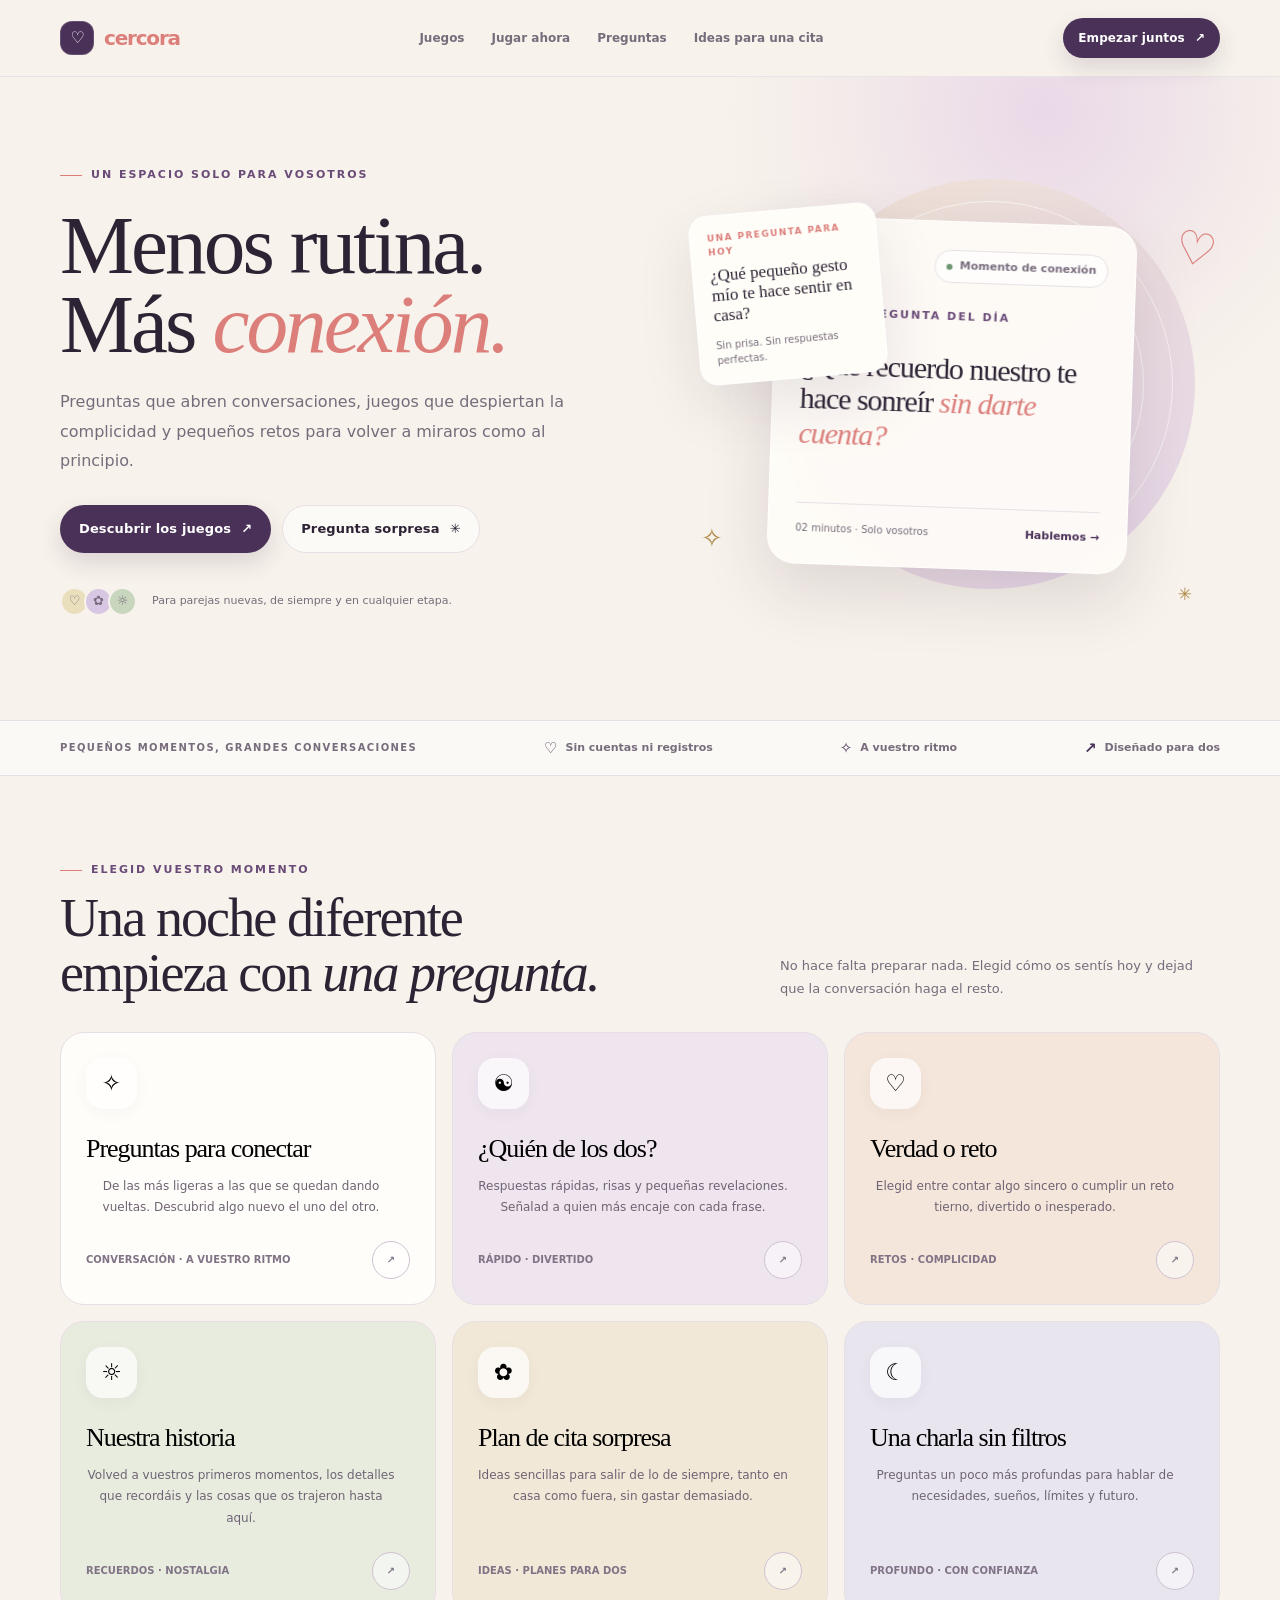
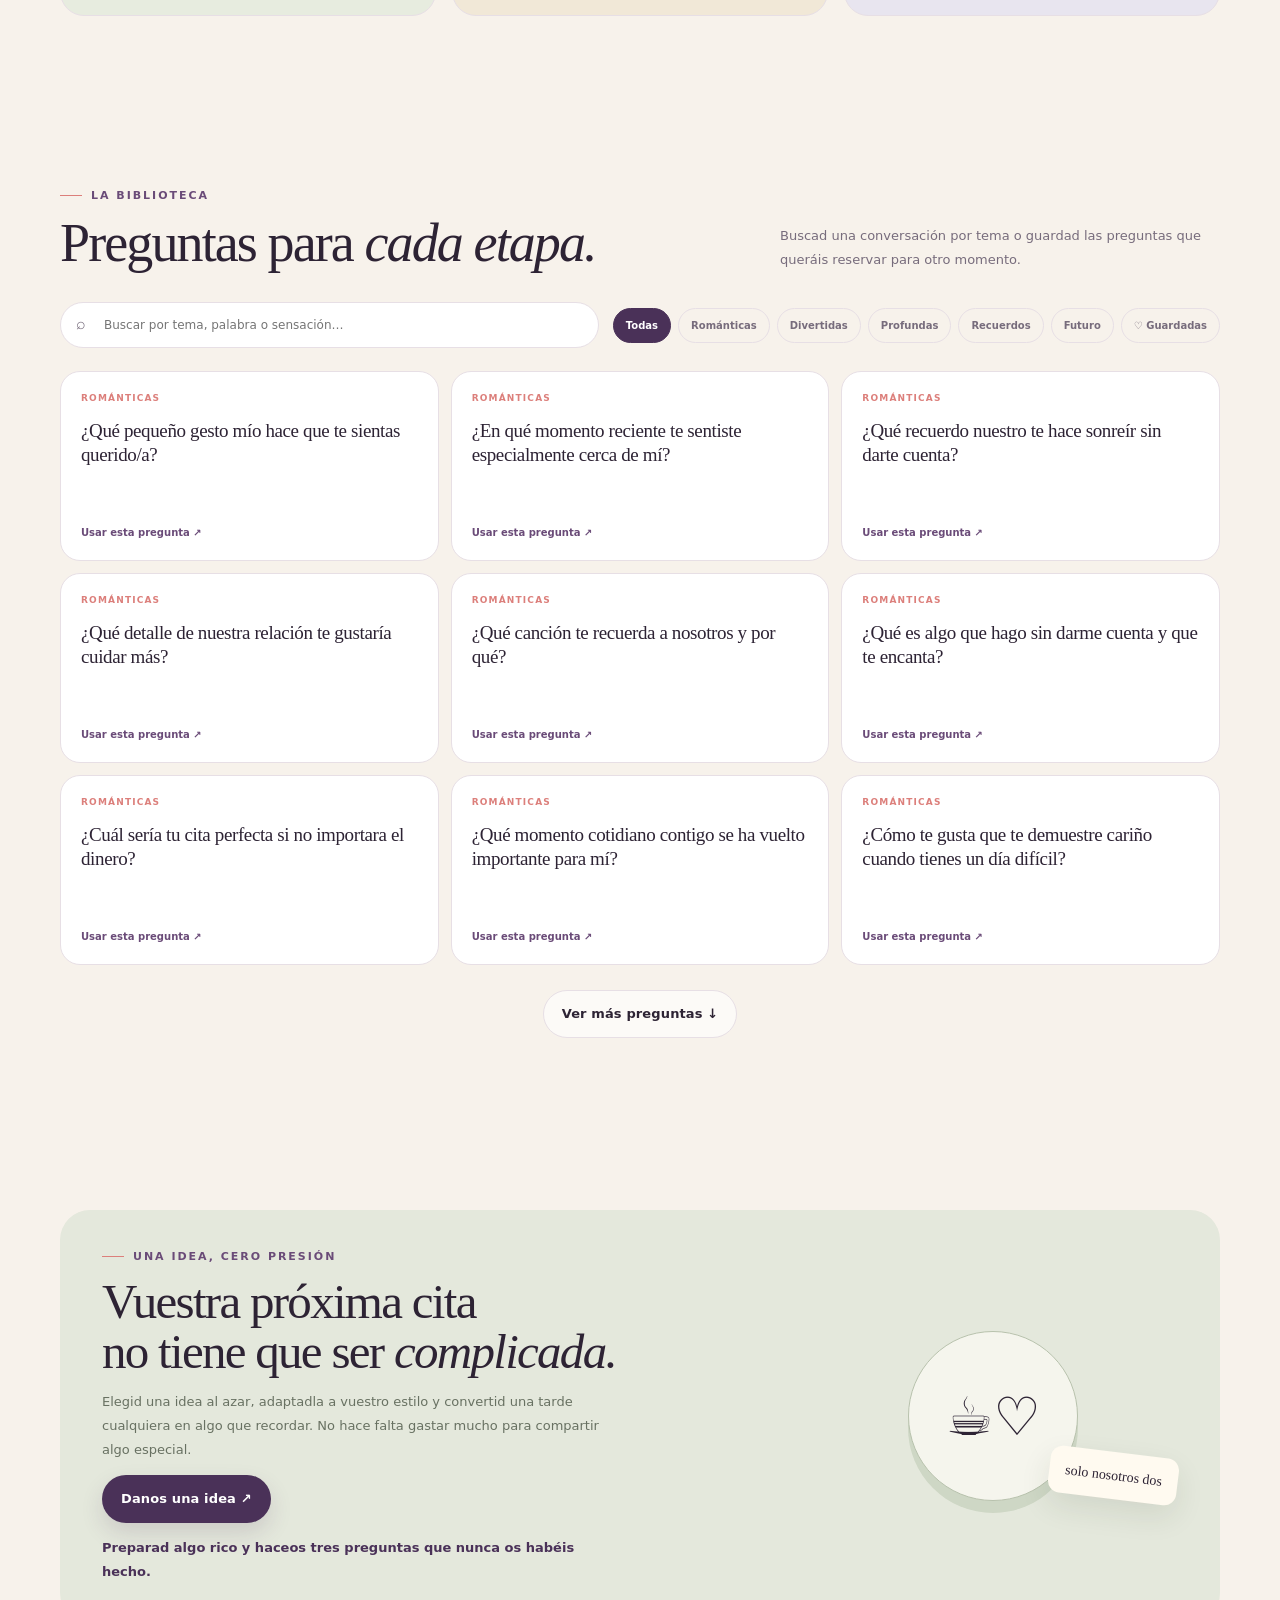
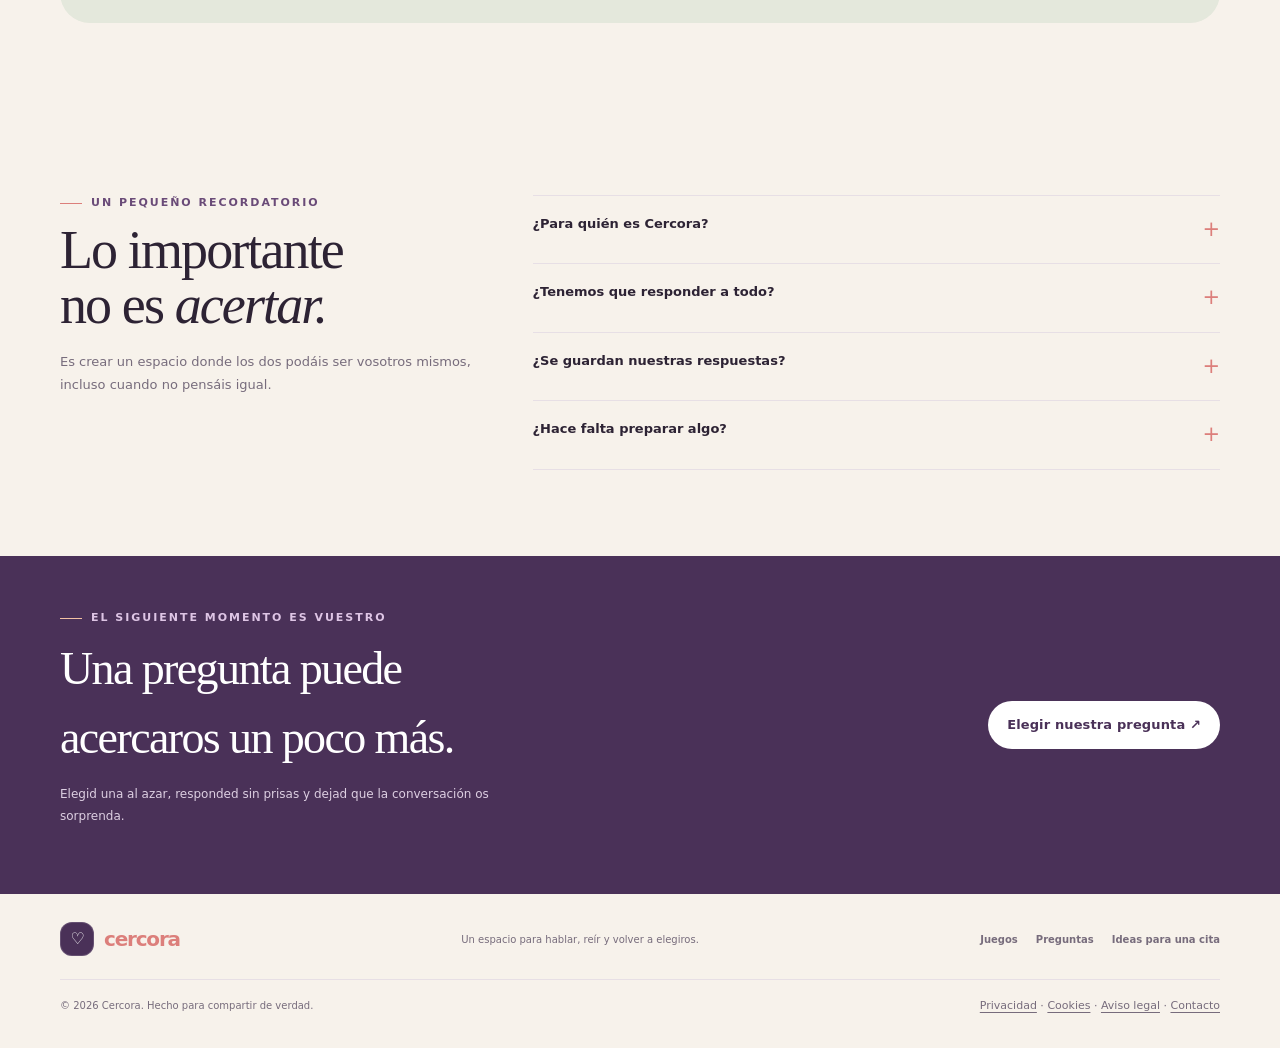
<file: index.html>
<!doctype html>
<html lang="es">
<head>
<meta name="google-adsense-account" content="ca-pub-2224645360099995">
<meta charset="utf-8">
<meta name="viewport" content="width=device-width, initial-scale=1">
<meta name="theme-color" content="#f7f2eb">
<meta name="description" content="Cercora: preguntas, juegos y retos para conectar más en pareja. Cread una cita diferente, una pregunta a la vez.">
<link rel="canonical" href="https://cercora.eu/">
<meta property="og:type" content="website">
<meta property="og:url" content="https://cercora.eu/">
<meta property="og:title" content="Cercora — Más cerca, pregunta a pregunta">
<meta property="og:description" content="Preguntas, juegos y retos para conectar más en pareja. Cread una cita diferente, una pregunta a la vez.">
<meta name="twitter:card" content="summary">
<title>Cercora — Más cerca, pregunta a pregunta</title>
<style>
:root{--paper:#f7f2eb;--paper2:#fffdf9;--ink:#2d2334;--muted:#776c7c;--line:#e7dfe5;--plum:#4a3158;--plum2:#6a4b78;--rose:#dc7f7b;--peach:#f3c1a3;--gold:#d6a968;--sage:#dfe5d7;--white:#fff;--shadow:0 22px 60px rgba(52,34,61,.10);--radius:26px}
*{box-sizing:border-box}html{scroll-behavior:smooth;scroll-padding-top:86px}body{margin:0;background:var(--paper);color:var(--ink);font-family:Inter,ui-sans-serif,system-ui,-apple-system,BlinkMacSystemFont,"Segoe UI",sans-serif;line-height:1.5}button,input{font:inherit}button,a{-webkit-tap-highlight-color:transparent}button{cursor:pointer}a{color:inherit;text-decoration:none}.container{width:min(1160px,calc(100% - 40px));margin:auto}.serif,h1,h2,.quote-text{font-family:Georgia,"Times New Roman",serif;font-weight:500;letter-spacing:-.035em}.eyebrow{display:flex;align-items:center;gap:9px;text-transform:uppercase;font-size:11px;letter-spacing:.18em;font-weight:850;color:var(--plum2)}.eyebrow:before{content:"";width:22px;height:1px;background:var(--rose)}.btn{display:inline-flex;align-items:center;justify-content:center;gap:10px;padding:13px 18px;border:1px solid transparent;border-radius:999px;font-size:13px;font-weight:800;letter-spacing:.01em;transition:transform .2s,box-shadow .2s,background .2s;color:inherit}.btn:hover{transform:translateY(-2px)}.btn-dark{background:var(--plum);color:#fff;box-shadow:0 10px 22px #4a315826}.btn-dark:hover{background:#362340;box-shadow:0 14px 28px #4a315834}.btn-light{background:rgba(255,255,255,.62);border-color:var(--line)}.btn-light:hover{background:#fff}.btn-small{padding:10px 14px;font-size:12px}.pill{display:inline-flex;align-items:center;gap:7px;padding:7px 11px;border:1px solid var(--line);border-radius:999px;background:#fff9;color:var(--muted);font-size:11px;font-weight:750}.pill-dot{width:6px;height:6px;background:#6d9671;border-radius:50%}
header{position:sticky;top:0;z-index:30;background:rgba(247,242,235,.88);backdrop-filter:blur(18px);border-bottom:1px solid rgba(231,223,229,.8)}.nav{height:76px;display:flex;align-items:center;justify-content:space-between;gap:24px}.brand{display:flex;align-items:center;gap:10px;font-weight:900;font-size:20px;letter-spacing:-.06em}.brand-mark{display:grid;place-items:center;width:34px;height:34px;border-radius:12px;background:var(--plum);color:#fff;font-size:16px;box-shadow:inset 0 0 0 1px #ffffff26}.brand span:last-child{color:var(--rose)}.nav-links{display:flex;align-items:center;gap:27px;color:var(--muted);font-weight:700;font-size:12px}.nav-links a:hover{color:var(--plum)}.nav-right{display:flex;align-items:center;gap:10px}.menu-toggle{display:none;border:1px solid var(--line);background:#fff;border-radius:50%;width:42px;height:42px}
.hero{position:relative;overflow:hidden;padding:76px 0 82px}.hero:before{content:"";position:absolute;width:650px;height:650px;right:-90px;top:-290px;border-radius:50%;background:radial-gradient(circle,#ead9e8 0,rgba(234,217,232,.24) 48%,transparent 70%);pointer-events:none}.hero-grid{position:relative;display:grid;grid-template-columns:1.02fr .98fr;align-items:center;gap:68px}.hero-copy{padding:14px 0 22px}.hero h1{font-size:clamp(54px,6.5vw,84px);line-height:.96;margin:22px 0 22px;max-width:620px}.hero h1 em{color:var(--rose);font-style:italic}.hero-description{max-width:530px;color:var(--muted);font-size:16px;line-height:1.85;margin:0}.hero-actions{display:flex;flex-wrap:wrap;gap:11px;margin-top:29px}.hero-meta{display:flex;align-items:center;gap:15px;margin-top:34px;color:var(--muted);font-size:11px}.avatars{display:flex}.avatars span{display:grid;place-items:center;width:29px;height:29px;margin-left:-5px;border:2px solid var(--paper);border-radius:50%;background:#e7c9c3;font-size:13px}.avatars span:first-child{margin-left:0;background:#eadfbc}.avatars span:nth-child(2){background:#d8c7e3}.avatars span:nth-child(3){background:#c8d6bd}.hero-stage{min-height:480px;position:relative;display:grid;place-items:center}.hero-sun{position:absolute;width:410px;height:410px;border-radius:50%;background:linear-gradient(145deg,#efe1d4,#e5d6e9);right:25px;top:24px}.hero-sun:before,.hero-sun:after{content:"";position:absolute;border:1px solid #fff9;border-radius:50%;inset:22px}.hero-sun:after{inset:51px}.floating-note{position:absolute;z-index:2;top:54px;left:9px;max-width:188px;padding:16px 17px;background:#fffdf8;border:1px solid #fff;border-radius:18px;box-shadow:var(--shadow);transform:rotate(-5deg)}.floating-note small{display:block;font-size:9px;font-weight:900;letter-spacing:.16em;color:var(--rose);text-transform:uppercase}.floating-note strong{display:block;margin-top:7px;font-family:Georgia,serif;font-size:17px;font-weight:500;line-height:1.18}.floating-note span{display:block;margin-top:12px;color:var(--muted);font-size:10px}.big-heart{position:absolute;right:4px;top:60px;color:var(--rose);font-size:46px;transform:rotate(12deg);text-shadow:0 9px 18px #dc7f7b30}.question-preview{position:relative;z-index:1;width:min(360px,83%);min-height:348px;padding:27px;border:1px solid #ffffffb8;border-radius:28px;background:rgba(255,253,249,.88);backdrop-filter:blur(12px);box-shadow:0 25px 65px rgba(69,45,73,.14);display:flex;flex-direction:column;justify-content:space-between;transform:rotate(2deg)}.question-preview-top{display:flex;align-items:center;justify-content:space-between}.mini-mark{display:grid;place-items:center;width:35px;height:35px;border-radius:12px;background:var(--sage);font-size:16px}.question-preview .card-label{font-size:10px;font-weight:850;letter-spacing:.15em;color:var(--plum2);text-transform:uppercase}.quote-text{font-size:30px;line-height:1.14;margin:27px 0}.quote-text em{color:var(--rose);font-style:italic}.question-preview-bottom{display:flex;align-items:center;justify-content:space-between;border-top:1px solid var(--line);padding-top:17px;color:var(--muted);font-size:10px}.question-preview-bottom b{color:var(--plum);font-size:11px}.sparkle{position:absolute;font-size:26px;color:#b08a4a}.sparkle.one{left:16px;bottom:77px}.sparkle.two{right:28px;bottom:28px;font-size:17px}
.trust-strip{border-top:1px solid var(--line);border-bottom:1px solid var(--line);background:#fff7;padding:16px 0}.trust-inner{display:flex;align-items:center;justify-content:space-between;gap:20px;flex-wrap:wrap}.trust-label{font-size:10px;letter-spacing:.14em;text-transform:uppercase;font-weight:850;color:var(--muted)}.trust-item{display:flex;align-items:center;gap:8px;font-size:11px;color:var(--muted);font-weight:700}.trust-item b{font-size:15px;color:var(--plum)}
section.section{padding:86px 0}.section-top{display:flex;justify-content:space-between;align-items:end;gap:25px;margin-bottom:31px}.section h2{font-size:clamp(36px,4.4vw,54px);line-height:1.02;margin:12px 0 0}.section-sub{max-width:440px;color:var(--muted);font-size:13px;line-height:1.8;margin:0}.mood-panel{border:1px solid var(--line);border-radius:26px;padding:20px;background:#fff8;display:flex;flex-wrap:wrap;gap:10px}.mood-btn{border:1px solid var(--line);background:var(--paper2);border-radius:999px;padding:11px 15px;color:var(--muted);font-size:12px;font-weight:800;transition:all .18s}.mood-btn:hover,.mood-btn.active{color:#fff;background:var(--plum);border-color:var(--plum);box-shadow:0 8px 18px #4a31581e}.mood-status{width:100%;font-size:11px;color:var(--muted);padding:7px 3px 0}
.game-grid{display:grid;grid-template-columns:repeat(3,1fr);gap:16px}.game-card{position:relative;overflow:hidden;min-height:270px;padding:25px;border:1px solid var(--line);border-radius:24px;background:var(--paper2);display:flex;flex-direction:column;align-items:flex-start;transition:transform .22s,border-color .22s,box-shadow .22s}.game-card:hover{transform:translateY(-5px);border-color:#d7c5d9;box-shadow:var(--shadow)}.game-card:nth-child(2){background:#eee5ef}.game-card:nth-child(3){background:#f4e6da}.game-card:nth-child(4){background:#e7ecdf}.game-card:nth-child(5){background:#f1e8d7}.game-card:nth-child(6){background:#e8e5ef}.game-icon{display:grid;place-items:center;width:51px;height:51px;border-radius:17px;background:#ffffffb5;box-shadow:0 4px 15px #4534470b;font-size:23px}.game-card h3{font-family:Georgia,serif;font-weight:500;font-size:26px;letter-spacing:-.04em;margin:20px 0 8px}.game-card p{font-size:12px;line-height:1.8;color:#6f6474;margin:0 0 22px;max-width:310px}.game-footer{margin-top:auto;width:100%;display:flex;align-items:center;justify-content:space-between;gap:8px}.game-footer span{font-size:10px;color:#817386;font-weight:800}.game-arrow{display:grid;place-items:center;width:38px;height:38px;border:1px solid #cfc1d2;background:#fff8;border-radius:50%;font-size:16px;transition:all .18s}.game-card:hover .game-arrow{background:var(--plum);color:white;border-color:var(--plum);transform:rotate(-35deg)}
.play-section{background:var(--plum);color:#fff;position:relative;overflow:hidden}.play-section:before{content:"";position:absolute;left:-180px;bottom:-350px;width:570px;height:570px;border:1px solid #ffffff18;border-radius:50%;box-shadow:0 0 0 35px #ffffff08,0 0 0 70px #ffffff05;pointer-events:none}.play-layout{position:relative;display:grid;grid-template-columns:.72fr 1.28fr;gap:55px;align-items:start}.play-copy{position:sticky;top:115px}.play-copy .eyebrow{color:#ddc7e4}.play-copy .eyebrow:before{background:var(--peach)}.play-copy h2{font-size:clamp(37px,4.5vw,56px);margin:15px 0 17px}.play-copy p{color:#d1c2d6;font-size:13px;line-height:1.9;max-width:340px}.play-facts{display:grid;gap:12px;margin-top:26px}.play-facts span{display:flex;align-items:center;gap:10px;color:#ded1e2;font-size:11px}.check{display:grid;place-items:center;width:22px;height:22px;border-radius:50%;background:#ffffff18;color:#f0c4b1}.play-board{background:var(--paper2);color:var(--ink);border-radius:29px;padding:27px;box-shadow:0 25px 70px #160e2040}.board-top{display:flex;align-items:center;justify-content:space-between;gap:16px;border-bottom:1px solid var(--line);padding-bottom:18px}.turn-label{font-size:10px;letter-spacing:.13em;text-transform:uppercase;color:var(--muted);font-weight:900}.player-pills{display:flex;gap:7px;flex-wrap:wrap}.player-pill{padding:7px 10px;border-radius:999px;background:var(--sage);font-size:10px;font-weight:850;color:#425b46}.player-pill.p2{background:#f1dfd9;color:#7e484a}.player-settings{display:grid;grid-template-columns:1fr 1fr;gap:10px;padding:17px 0}.player-settings label{font-size:10px;font-weight:850;color:var(--muted);display:grid;gap:6px}.player-settings input{width:100%;min-width:0;border:1px solid var(--line);border-radius:10px;padding:10px 11px;background:#fff;color:var(--ink);outline:none}.player-settings input:focus{border-color:var(--plum2);box-shadow:0 0 0 3px #6a4b7816}.deck-controls{display:flex;gap:8px;flex-wrap:wrap;margin:3px 0 20px}.deck-filter{border:1px solid var(--line);background:transparent;border-radius:999px;padding:8px 11px;color:var(--muted);font-size:10px;font-weight:850}.deck-filter.active{background:var(--plum);color:#fff;border-color:var(--plum)}.prompt-card{min-height:380px;border-radius:25px;border:1px solid #eadfe9;background:linear-gradient(145deg,#f5edf5,#fffaf3);padding:36px;display:flex;flex-direction:column;justify-content:space-between}.prompt-meta{display:flex;align-items:center;justify-content:space-between;color:var(--plum2);font-size:10px;font-weight:900;letter-spacing:.12em;text-transform:uppercase}.prompt-heart{font-size:18px;color:var(--rose)}.prompt-text{font-family:Georgia,serif;font-size:clamp(32px,4vw,50px);line-height:1.18;letter-spacing:-.04em;margin:32px 0;color:var(--ink)}.prompt-bottom{display:flex;align-items:center;justify-content:space-between;gap:12px;color:var(--muted);font-size:10px}.progress-wrap{height:3px;background:#e6dce6;border-radius:999px;overflow:hidden;margin-top:17px}.progress-bar{height:100%;width:0;background:var(--rose);transition:width .25s}.game-actions{display:flex;justify-content:space-between;align-items:center;gap:10px;flex-wrap:wrap;margin-top:16px}.actions-right{display:flex;gap:8px;flex-wrap:wrap}.icon-btn{display:inline-flex;align-items:center;justify-content:center;gap:8px;border:1px solid var(--line);background:#fff;border-radius:999px;padding:10px 13px;color:var(--muted);font-size:11px;font-weight:850}.icon-btn.saved{color:#b64d68;border-color:#e9c6ce;background:#fff3f4}.mode-extra{margin-top:15px;border:1px solid var(--line);border-radius:16px;padding:14px;background:#fff9;display:none}.mode-extra.show{display:block}.mode-extra p{color:var(--muted);font-size:11px;margin:0 0 10px}.answer-choice{display:flex;gap:9px;flex-wrap:wrap}.answer-choice button{flex:1;min-width:90px;padding:11px;border:1px solid var(--line);background:#fff;border-radius:12px;color:var(--ink);font-weight:850;font-size:12px}.answer-choice button:hover,.answer-choice button.chosen{background:var(--sage);border-color:#b5c6a7}.toast{position:fixed;z-index:80;left:50%;bottom:22px;transform:translate(-50%,18px);opacity:0;pointer-events:none;background:var(--ink);color:#fff;padding:12px 17px;border-radius:999px;font-size:12px;font-weight:750;box-shadow:var(--shadow);transition:.25s}.toast.show{transform:translate(-50%,0);opacity:1}
.library-top{display:flex;align-items:center;gap:14px;flex-wrap:wrap;margin-bottom:23px}.search-field{flex:1;min-width:220px;position:relative}.search-field input{width:100%;border:1px solid var(--line);border-radius:999px;background:#fff;padding:13px 17px 13px 43px;color:var(--ink);outline:none;font-size:12px}.search-field input:focus{border-color:var(--plum2);box-shadow:0 0 0 4px #6a4b7811}.search-field span{position:absolute;left:16px;top:10px;color:var(--muted);font-size:16px}.library-filters{display:flex;gap:7px;flex-wrap:wrap}.library-filter{background:transparent;border:1px solid var(--line);border-radius:999px;padding:9px 12px;color:var(--muted);font-size:10px;font-weight:850}.library-filter.active{background:var(--plum);border-color:var(--plum);color:#fff}.question-grid{display:grid;grid-template-columns:repeat(3,1fr);gap:12px}.question-item{position:relative;padding:20px;border-radius:20px;background:#fff;border:1px solid var(--line);min-height:190px;display:flex;flex-direction:column;align-items:flex-start}.question-item .tagline{font-size:9px;letter-spacing:.13em;text-transform:uppercase;color:var(--rose);font-weight:900}.question-item p{font-family:Georgia,serif;font-size:19px;line-height:1.3;margin:13px 0 22px;letter-spacing:-.02em}.question-item button{margin-top:auto;border:0;background:transparent;color:var(--plum2);padding:0;font-weight:850;font-size:10px}.empty-state{padding:36px;border:1px dashed #d6c9d7;border-radius:20px;color:var(--muted);text-align:center;font-size:13px;grid-column:1/-1}
.date-banner{display:grid;grid-template-columns:1fr .55fr;align-items:center;gap:35px;background:#e4e8dc;border-radius:30px;padding:39px 42px}.date-banner h2{font-size:clamp(35px,4vw,49px);line-height:1.02;margin:12px 0}.date-banner p{max-width:510px;color:#687162;font-size:13px;line-height:1.85}.date-art{display:grid;place-items:center;min-height:175px;position:relative}.date-art .plate{display:grid;place-items:center;width:170px;height:170px;border:1px solid #b8c2ad;border-radius:50%;background:#f5f5ed;font-size:53px;box-shadow:0 12px 0 #ced7c5}.date-art .note{position:absolute;right:0;bottom:5px;transform:rotate(7deg);background:#fffaf0;padding:13px 16px;border-radius:12px;box-shadow:0 12px 30px #29331c19;font-family:Georgia,serif;font-size:14px}
.faq-grid{display:grid;grid-template-columns:.75fr 1.25fr;gap:60px}.faq-list{border-top:1px solid var(--line)}details{border-bottom:1px solid var(--line);padding:18px 0}summary{cursor:pointer;font-weight:850;font-size:13px;list-style:none;display:flex;justify-content:space-between;gap:18px}summary::-webkit-details-marker{display:none}summary:after{content:"+";font-size:21px;color:var(--rose);font-weight:400}details[open] summary:after{content:"−"}details p{font-size:12px;line-height:1.8;color:var(--muted);max-width:620px;margin:12px 28px 0 0}.closing{background:var(--plum);color:white;padding:54px 0}.closing-inner{display:flex;align-items:center;justify-content:space-between;gap:26px}.closing h2{font-size:clamp(32px,4vw,46px);margin:8px 0 0}.closing p{font-size:12px;line-height:1.8;color:#ddcfe2;max-width:470px}.closing .eyebrow{color:#dec5e5}.closing .eyebrow:before{background:var(--peach)}footer{padding:28px 0 34px;background:var(--paper)}.footer-main{display:flex;align-items:center;justify-content:space-between;gap:18px;flex-wrap:wrap}.footer-note{color:var(--muted);font-size:10px}.footer-links{display:flex;gap:18px;font-size:10px;color:var(--muted);font-weight:800}.footer-bottom{border-top:1px solid var(--line);margin-top:22px;padding-top:18px;display:flex;justify-content:space-between;gap:14px;color:var(--muted);font-size:10px}
@media(max-width:920px){.hero-grid{gap:25px;grid-template-columns:1fr .9fr}.hero-stage{min-height:420px}.hero-sun{width:340px;height:340px;right:0}.floating-note{left:-5px;top:50px}.game-grid{grid-template-columns:repeat(2,1fr)}.play-layout{grid-template-columns:1fr;gap:28px}.play-copy{position:static}.play-copy p{max-width:620px}.play-facts{display:flex;flex-wrap:wrap;gap:15px}.question-grid{grid-template-columns:repeat(2,1fr)}.fd-stats{display:flex}.faq-grid{gap:30px}}
@media(max-width:680px){.container{width:min(100% - 30px,1160px)}.nav{height:66px}.nav-links{display:none;position:absolute;top:66px;left:0;right:0;padding:18px 20px;background:var(--paper2);border-bottom:1px solid var(--line);flex-direction:column;align-items:flex-start;gap:17px}.nav-links.open{display:flex}.nav-right>.btn{display:none}.menu-toggle{display:block}.hero{padding:49px 0 47px}.hero-grid{grid-template-columns:1fr;gap:5px}.hero h1{font-size:clamp(50px,14vw,69px);margin-top:18px}.hero-description{font-size:14px}.hero-meta{margin-top:25px}.hero-stage{min-height:380px;margin-top:10px}.hero-sun{width:min(83vw,340px);height:min(83vw,340px);right:calc(50% - min(41.5vw,170px));top:18px}.question-preview{width:min(330px,85%);min-height:300px;padding:22px}.quote-text{font-size:27px;margin:18px 0}.floating-note{left:0;top:22px;max-width:155px;padding:12px}.floating-note strong{font-size:14px}.floating-note span{margin-top:7px}.big-heart{right:0;top:16px;font-size:34px}.sparkle.one{bottom:38px}.trust-inner{justify-content:flex-start}.trust-label{width:100%}.trust-item{flex:1;min-width:130px}.section.section{padding:61px 0}.section-top{display:block;margin-bottom:24px}.section-top .section-sub{margin-top:14px}.section h2{font-size:39px}.mood-panel{padding:14px;gap:7px}.mood-btn{font-size:11px;padding:10px 12px}.game-grid{grid-template-columns:1fr}.game-card{min-height:225px;padding:22px}.game-card h3{font-size:24px;margin:15px 0 6px}.play-section{padding:62px 0!important}.play-board{padding:17px;border-radius:23px}.board-top{align-items:flex-start;flex-direction:column}.player-settings{gap:8px}.prompt-card{min-height:340px;padding:25px}.prompt-text{font-size:clamp(31px,8vw,37px);margin:25px 0}.game-actions{align-items:stretch}.game-actions>.icon-btn{flex:1}.actions-right{width:100%}.actions-right .btn{flex:1}.library-top{align-items:stretch}.search-field{flex-basis:100%}.question-grid{grid-template-columns:1fr}.question-item{min-height:155px}.date-banner{grid-template-columns:1fr;padding:28px 23px;gap:12px}.date-banner h2{font-size:38px}.date-art{min-height:160px}.faq-grid{grid-template-columns:1fr;gap:18px}.closing-inner{align-items:flex-start;flex-direction:column}.closing{padding:43px 0}.footer-bottom{flex-direction:column}.footer-links{flex-wrap:wrap}}
@media(prefers-reduced-motion:reduce){*,*::before,*::after{scroll-behavior:auto!important;transition:none!important;animation:none!important}}

/* Account and couple space */
.hidden{display:none!important}


/* Juego en persona: nombres claros, turnos visibles y transiciones suaves */
.person-setup-panel{max-width:590px!important}
.person-name-grid{display:grid;grid-template-columns:1fr 1fr;gap:13px;margin:25px 0 8px}
.person-name-field{display:grid;gap:9px;padding:17px;border:1px solid #e8dce7;border-radius:19px;background:linear-gradient(145deg,#fbf6fb,#fffaf5);font-size:12px;font-weight:850;color:var(--plum)}
.person-name-second{background:linear-gradient(145deg,#fff4f0,#fffaf5)}
.person-number{display:grid;place-items:center;width:32px;height:32px;border-radius:11px;background:var(--plum);color:#fff;font-size:11px;letter-spacing:.06em}
.person-name-second .person-number{background:var(--rose)}
.person-name-field input{width:100%;min-width:0;padding:12px 13px;border:1px solid #e6dce6;border-radius:12px;background:#fff;color:var(--ink);outline:none;font-size:15px;font-weight:650}
.person-name-field input:focus{border-color:var(--plum2);box-shadow:0 0 0 4px #6a4b7818}
.person-setup-error{min-height:18px;margin:5px 0;color:#b34750;font-size:12px;font-weight:750}
.person-continue{width:100%;justify-content:space-between;padding:16px 19px;font-size:14px}
.person-setup-foot{margin:13px 0 0;text-align:center;color:var(--muted);font-size:11px}
#turnPill{display:inline-flex;align-items:center;gap:9px;margin-top:8px;padding:11px 16px;border:1px solid #d4e3d1;border-radius:15px;background:linear-gradient(120deg,#e7f0e3,#f4f7ec);color:#31563a;font-size:clamp(14px,2vw,19px);font-weight:900;letter-spacing:-.02em;box-shadow:0 5px 15px #496c4210;transition:background .25s,transform .25s,border-color .25s}
#turnPill:before{content:'●';font-size:10px;color:#4f965b;animation:turnDotPulse 1.7s ease-in-out infinite}
#turnPill.turn-second{background:linear-gradient(120deg,#fae7e1,#fff2e9);border-color:#f0cbc1;color:#87474a}
#turnPill.turn-second:before{color:#d66d72}
#turnPill.turn-change{animation:turnAnnounce .45s cubic-bezier(.2,.8,.2,1)}
.prompt-card.question-enter{animation:questionEnter .48s cubic-bezier(.2,.8,.2,1) both}
.prompt-card{transition:box-shadow .25s,transform .25s}
@keyframes questionEnter{from{opacity:0;transform:translateY(13px) scale(.99);filter:blur(3px)}to{opacity:1;transform:translateY(0) scale(1);filter:blur(0)}}
@keyframes turnAnnounce{0%{transform:scale(.96)}55%{transform:scale(1.035)}100%{transform:scale(1)}}
@keyframes turnDotPulse{0%,100%{opacity:1;transform:scale(1)}50%{opacity:.45;transform:scale(.8)}}
@media(max-width:560px){.person-name-grid{grid-template-columns:1fr}.person-name-field{grid-template-columns:32px 1fr;align-items:center;column-gap:10px}.person-name-field input{grid-column:1/-1}.board-top{align-items:flex-start}.board-top>div:first-child{min-width:0}.board-actions{gap:5px}.board-actions .icon-btn{padding:8px 9px;font-size:10px}#turnPill{max-width:100%;white-space:normal;line-height:1.2}.prompt-card{min-height:300px;padding:23px}.prompt-text{font-size:clamp(29px,8vw,40px);margin:24px 0}}
@media(prefers-reduced-motion:reduce){#turnPill:before,.prompt-card.question-enter,#turnPill.turn-change{animation:none!important}#turnPill,.prompt-card{transition:none!important}}

/* Modo en persona: pantalla limpia y presentación del turno antes de cada pregunta */
#jugar.play-open .board-top{padding:0 0 12px;border:0;min-height:0}
#jugar.play-open #roundLabel,#jugar.play-open #modePill,#jugar.play-open #shuffleBtn{display:none!important}
#jugar.play-open .board-top{justify-content:flex-end}
#jugar.play-open .player-pills{margin:0}
#jugar.play-open #turnPill{margin:0;font-size:12px;padding:8px 12px}
#jugar.play-open .player-settings,#jugar.play-open .deck-controls{display:none!important}
#jugar.play-open .prompt-meta,#jugar.play-open .prompt-bottom,#jugar.play-open .progress-wrap{display:none!important}
#jugar.play-open .prompt-card{min-height:clamp(280px,55vh,520px);padding:clamp(24px,5vw,54px);justify-content:center}
#jugar.play-open .prompt-text{margin:0;font-size:clamp(32px,5vw,58px);text-align:center;max-width:900px}
#jugar.play-open #saveBtn,#jugar.play-open #toastInline{display:none!important}
#jugar.play-open .game-actions{justify-content:center;margin-top:18px;gap:12px}
#jugar.play-open .game-actions .actions-right{display:flex;width:100%;justify-content:center;gap:10px}
#jugar.play-open .game-actions .actions-right button{min-height:48px;font-size:13px;padding:13px 20px}
#jugar.play-open .game-actions .actions-right #nextBtn{flex:1;max-width:320px}
#jugar.play-open .game-actions .actions-right #passBtn{flex:0 0 auto}
#jugar.play-open .play-board{position:relative}
.turn-intro{position:fixed;inset:0;z-index:125;display:grid;place-items:center;padding:24px;background:rgba(39,24,47,.96);backdrop-filter:blur(15px);opacity:0;visibility:hidden;transition:opacity .25s,visibility .25s}
.turn-intro.open{opacity:1;visibility:visible}
.turn-intro-card{width:min(480px,100%);padding:clamp(28px,6vw,52px) 25px;text-align:center;border:1px solid #ffffff35;border-radius:30px;background:linear-gradient(145deg,#fffaf7,#f2e8f4);box-shadow:0 28px 100px #0004;transform:translateY(12px) scale(.98);transition:transform .35s cubic-bezier(.2,.8,.2,1)}
.turn-intro.open .turn-intro-card{transform:translateY(0) scale(1)}
.turn-intro-kicker{margin:0 0 14px;color:#81658d;font-size:11px;font-weight:900;letter-spacing:.2em;text-transform:uppercase}
.turn-intro-name{margin:0 0 28px;color:#392843;font-family:Georgia,serif;font-size:clamp(38px,9vw,62px);font-weight:500;line-height:1.06;letter-spacing:-.045em;overflow-wrap:anywhere}
.turn-intro-continue{width:100%;min-height:52px;font-size:14px}
.turn-intro-note{margin:15px 0 0;color:#817386;font-size:11px}
@media(max-width:560px){#jugar.play-open .play-board{padding:16px 15px 24px}#jugar.play-open .prompt-card{min-height:clamp(260px,53vh,470px)}#jugar.play-open .game-actions .actions-right button{padding:12px 14px}}

/* Fix: el formulario de nombres debe quedar siempre por encima y aceptar escritura táctil */
#inPersonSetup{z-index:10000;pointer-events:auto;isolation:isolate}
#inPersonSetup.open{display:flex!important;visibility:visible;opacity:1}
#inPersonSetup .choice-backdrop{z-index:0}
#inPersonSetup .person-setup-panel{z-index:2;pointer-events:auto;position:relative}
#inPersonSetup .person-name-field,#inPersonSetup .person-name-field input{pointer-events:auto;touch-action:manipulation}
#inPersonSetup .person-name-field input{position:relative;z-index:3;user-select:text;-webkit-user-select:text;opacity:1}
#inPersonSetup[aria-hidden="true"]{display:none!important}

/* Pantalla de nombres: mismo fondo morado que la transición de turno. */
#inPersonSetup.choice-overlay{background:rgba(39,24,47,.96);backdrop-filter:blur(15px)}
#inPersonSetup .choice-backdrop{background:rgba(39,24,47,.96);backdrop-filter:blur(15px)}
#inPersonSetup .person-setup-panel{background:linear-gradient(145deg,#fffaf7,#f2e8f4);border-color:#ffffff35}

.footer-legal-links{font-size:11px;color:var(--muted)}.footer-legal-links a{color:inherit;text-decoration:underline;text-underline-offset:3px}
.remote-privacy-note{margin:8px 0 12px;color:var(--muted);font-size:11px;line-height:1.5}</style>

<style>
.question-picker{display:none;position:fixed;inset:0;z-index:100;padding:18px;align-items:center;justify-content:center}
.question-picker.open{display:flex}
.question-picker-backdrop{position:absolute;inset:0;background:rgba(32,19,39,.68);backdrop-filter:blur(7px)}
.question-picker-panel{position:relative;z-index:1;width:min(1120px,100%);height:min(90vh,980px);min-height:min(620px,82vh);max-height:94vh;display:flex;flex-direction:column;overflow:hidden;padding:clamp(22px,3vw,34px);border:1px solid #e7dce9;border-radius:29px;background:#fffaf6;color:#302438;box-shadow:0 30px 100px #140b1e60}
.picker-head{display:flex;align-items:flex-start;justify-content:space-between;gap:18px}
.picker-head .eyebrow{margin-bottom:7px}
.picker-head h2{font-family:Georgia,"Times New Roman",serif;font-weight:500;letter-spacing:-.04em;font-size:clamp(28px,4vw,38px);line-height:1.05;margin:0}
.picker-head p{font-size:12px;color:#776c7c;line-height:1.6;margin:9px 0 0}
.picker-close{flex:0 0 40px;width:40px;height:40px;border:1px solid #e8dde7;border-radius:50%;background:#fff;color:#4a3158;font-size:25px;cursor:pointer;line-height:1}
.picker-close:hover{background:#4a3158;color:#fff}
.picker-tabs{display:flex;gap:7px;overflow-x:auto;padding:19px 0 12px;scrollbar-width:thin}
.picker-tabs button{flex:0 0 auto;border:1px solid #e5dbe6;border-radius:999px;background:#fff;padding:9px 13px;color:#786b7b;font-size:11px;font-weight:850;cursor:pointer}
.picker-tabs button:hover{border-color:#bfa9c8;color:#4a3158}
.picker-tabs button.active{background:#4a3158;border-color:#4a3158;color:#fff}
.picker-search{position:relative;display:block;margin:0 0 13px}
.picker-search span{position:absolute;left:14px;top:9px;font-size:17px;color:#887b8b}
.picker-search input{width:100%;border:1px solid #e6dce5;border-radius:13px;background:#fff;padding:12px 14px 12px 40px;color:#302438;font:inherit;font-size:12px;outline:none}
.picker-search input:focus{border-color:#8b719b;box-shadow:0 0 0 3px #6a4b7816}
.picker-list-top{display:flex;justify-content:space-between;gap:15px;padding:3px 2px 10px;color:#857889;font-size:10px;font-weight:800}
.picker-list{flex:1;min-height:0;overflow:auto;overscroll-behavior:contain;display:grid;grid-template-columns:repeat(3,minmax(0,1fr));align-content:start;gap:12px;padding:2px 5px 5px 0}
@media(max-width:850px){.picker-list{grid-template-columns:repeat(2,minmax(0,1fr))}.question-picker-panel{width:min(900px,100%)}}
.picker-question{display:flex;align-items:flex-start;gap:12px;text-align:left;min-height:122px;padding:18px;border:1px solid #ebdfe8;border-radius:18px;background:#fff;color:#302438;cursor:pointer;transition:transform .18s,border-color .18s,box-shadow .18s}
.picker-question:hover{transform:translateY(-2px);border-color:#c9b3d0;box-shadow:0 9px 22px #4a315810}
.picker-question-number{display:grid;place-items:center;flex:0 0 28px;width:28px;height:28px;border-radius:9px;background:#efe5f0;color:#70517c;font-size:10px;font-weight:900}
.picker-question-text{font-family:Georgia,"Times New Roman",serif;font-size:18px;line-height:1.32;letter-spacing:-.015em}
.picker-question-arrow{margin-left:auto;color:#c27785;font-size:15px}
.picker-empty{grid-column:1/-1;border:1px dashed #ddcede;border-radius:15px;padding:25px;text-align:center;color:#817286;font-size:12px}
.picker-footer{display:flex;align-items:center;justify-content:space-between;gap:14px;border-top:1px solid #eadfe8;margin-top:13px;padding-top:15px;color:#817286;font-size:10px;line-height:1.5}
.picker-footer .btn{flex:0 0 auto}
body.picker-open{overflow:hidden}
@media(max-width:600px){.question-picker{padding:0;align-items:stretch}.question-picker-panel{width:100%;max-height:100dvh;min-height:100dvh;border-radius:0;border:0;padding:22px 16px 18px}.picker-head h2{font-size:30px}.picker-list{grid-template-columns:1fr;gap:8px}.picker-question{min-height:0;padding:13px}.picker-question-text{font-size:17px}.picker-footer{align-items:stretch;flex-direction:column}.picker-footer .btn{width:100%}.picker-list-top span:last-child{display:none}}
</style>
<style>
/* El juego se muestra en una ventana grande solo al elegir una pregunta o un modo. */
#jugar{display:none}
#jugar.play-open{display:flex;position:fixed;inset:0;z-index:95;overflow-y:auto;box-sizing:border-box;align-items:center;justify-content:center;padding:20px!important;background:rgba(46,29,55,.94);backdrop-filter:blur(10px)}
#jugar.play-open .play-layout{display:block;width:min(1120px,100%);max-width:1120px;margin:auto;gap:0}
#jugar.play-open .play-copy{display:none}
#jugar.play-open .play-board{width:100%;max-width:1120px;margin:0 auto;max-height:calc(100dvh - 40px);overflow-y:auto;padding:clamp(20px,3vw,38px);border-radius:30px;box-shadow:0 30px 100px #12091970}
#jugar.play-open .prompt-card{min-height:clamp(340px,48vh,490px);padding:clamp(24px,4vw,48px)}
#jugar.play-open .prompt-text{font-size:clamp(34px,4.5vw,56px);line-height:1.16;max-width:950px}
#jugar.play-open .board-actions{display:flex;gap:8px;align-items:center;flex-wrap:wrap}
#jugar.play-open .board-actions #playClose{border-color:#eadfe9;background:#fff;color:#65566d}
#jugar.play-open .board-actions #playClose:hover{background:#f2e9f3;color:#4a3158}
body.play-open{overflow:hidden}
@media(max-width:680px){
#jugar.play-open{padding:0!important;align-items:stretch}
#jugar.play-open .play-layout{width:100%;margin:0}
#jugar.play-open .play-board{max-height:100dvh;min-height:100dvh;border-radius:0;padding:18px 15px 24px}
#jugar.play-open .prompt-card{min-height:clamp(300px,44vh,430px);padding:22px}
#jugar.play-open .prompt-text{font-size:clamp(30px,8vw,39px);margin:22px 0}
#jugar.play-open .board-top{align-items:flex-start;flex-direction:row}
#jugar.play-open .board-actions{justify-content:flex-end}
}
</style>
<style>
.choice-overlay,.remote-game-overlay{display:none;position:fixed;inset:0;z-index:130;padding:20px;align-items:center;justify-content:center}.choice-overlay.open,.remote-game-overlay.open{display:flex}.choice-backdrop,.remote-game-backdrop{position:absolute;inset:0;background:rgba(34,20,43,.72);backdrop-filter:blur(9px)}
.choice-panel{position:relative;z-index:1;width:min(760px,100%);max-height:90vh;overflow:auto;padding:clamp(23px,4vw,38px);border:1px solid #e6dbe7;border-radius:28px;background:#fffaf6;color:#302438;box-shadow:0 30px 100px #130b1e66}.choice-head{display:flex;align-items:flex-start;justify-content:space-between;gap:16px}.choice-head h2,.remote-game-header h2{font-family:Georgia,"Times New Roman",serif;font-weight:500;font-size:clamp(28px,4vw,42px);letter-spacing:-.04em;line-height:1.05;margin:0}.choice-head p,.remote-game-header p{font-size:12px;color:#776c7c;line-height:1.65;margin:10px 0 0}.choice-close{flex:0 0 42px;width:42px;height:42px;border:1px solid #e8dde7;border-radius:50%;background:#fff;color:#4a3158;font-size:25px;cursor:pointer;line-height:1}.choice-close:hover{background:#4a3158;color:#fff}
.choice-cards{display:grid;grid-template-columns:1fr 1fr;gap:14px;margin-top:26px}.choice-card{display:flex;flex-direction:column;align-items:flex-start;text-align:left;padding:23px;border:1px solid #e7dce7;border-radius:22px;background:#fff;cursor:pointer;transition:transform .18s,border-color .18s,box-shadow .18s;color:#302438;min-height:220px}.choice-card:hover{transform:translateY(-4px);border-color:#c4a9cb;box-shadow:0 16px 35px #4a315815}.choice-icon{display:grid;place-items:center;width:48px;height:48px;border-radius:15px;background:#f0e5f1;color:#704d7d;font-size:25px;margin-bottom:21px}.choice-card-remote .choice-icon{background:#e5ebdf;color:#4b6548}.choice-card strong{font-family:Georgia,"Times New Roman",serif;font-size:25px;font-weight:500}.choice-card small{font-size:12px;line-height:1.7;color:#786d7e;margin-top:9px}.choice-go{font-size:11px;font-weight:900;color:#654575;margin-top:auto;padding-top:20px}.choice-foot{font-size:10px;color:#877b8a;margin:18px 0 0}.distance-panel{width:min(650px,100%)}.remote-options{display:grid;grid-template-columns:1fr 1fr;gap:12px;margin-top:26px}.remote-option{display:flex;flex-direction:column;align-items:flex-start;text-align:left;padding:22px;border:1px solid #e6dce7;border-radius:20px;background:#fff;color:#302438;cursor:pointer;min-height:205px;transition:transform .18s,border-color .18s,box-shadow .18s}.remote-option:hover{transform:translateY(-3px);border-color:#c4a9cb;box-shadow:0 12px 28px #4a315812}.remote-option>span{display:grid;place-items:center;width:40px;height:40px;border-radius:13px;background:#efe5f0;color:#704d7d;font-size:24px;margin-bottom:17px}.remote-option strong{font-family:Georgia,"Times New Roman",serif;font-size:22px;font-weight:500}.remote-option small{font-size:11px;line-height:1.65;color:#786d7e;margin-top:8px}.remote-option b{font-size:11px;color:#704d7d;margin-top:auto;padding-top:18px}.text-back{border:0;background:none;color:#766879;font-size:11px;font-weight:850;cursor:pointer;padding:16px 0 0}.resume-room{display:block;width:100%;margin-top:17px;border:1px solid #d4c4db;background:#f5edf5;color:#60426c;border-radius:12px;padding:12px;font-size:12px;font-weight:900;cursor:pointer}.remote-field{display:grid;gap:7px;margin-top:18px;color:#786d7e;font-size:11px;font-weight:850}.remote-field input,.remote-field select{width:100%;border:1px solid #e6dce5;border-radius:12px;background:#fff;padding:13px 14px;color:#302438;outline:none;font:inherit;font-size:13px}.remote-field input:focus,.remote-field select:focus{border-color:#9378a2;box-shadow:0 0 0 3px #6a4b7815}.remote-form-note{font-size:11px;line-height:1.7;color:#817486;background:#f3edf4;border-radius:12px;padding:12px;margin:16px 0 0}.remote-error{color:#b74758;font-size:11px;min-height:0;margin:9px 0 0}.remote-error:empty{display:none}.remote-form-actions{display:flex;justify-content:space-between;gap:10px;margin-top:19px}.remote-form-actions button{min-width:130px}
.remote-game-overlay{z-index:150;padding:18px}.remote-game-panel{position:relative;z-index:1;width:min(1050px,100%);max-height:94vh;overflow:auto;background:#fffaf6;color:#302438;border:1px solid #e6dbe7;border-radius:28px;padding:clamp(20px,3vw,36px);box-shadow:0 30px 100px #130b1e70}.remote-game-header{display:flex;justify-content:space-between;align-items:flex-start;gap:16px}.remote-game-header .eyebrow{margin-bottom:8px}.remote-game-header h2{font-size:clamp(27px,4vw,38px)}.remote-code-banner{display:flex;align-items:center;justify-content:space-between;gap:20px;background:linear-gradient(120deg,#f0e6f1,#f8eee8);border:1px solid #e9dce8;border-radius:18px;padding:17px 20px;margin-top:21px}.remote-code-banner>div:first-child{display:grid;gap:4px}.remote-code-banner span{font-size:9px;letter-spacing:.15em;font-weight:900;color:#776780}.remote-code-banner strong{font-size:31px;letter-spacing:.14em;color:#4a3158;line-height:1.1}.remote-code-banner small{font-size:10px;color:#7a6d7e}.remote-code-actions{display:flex;gap:8px;flex-wrap:wrap}.remote-code-actions .btn{font-size:11px}.remote-status{display:flex;align-items:center;gap:9px;padding:14px 2px 10px;font-size:11px;font-weight:850;color:#6f6575}.status-dot{width:8px;height:8px;border-radius:50%;background:#d1a35c;box-shadow:0 0 0 4px #d1a35c20}.remote-status.online .status-dot{background:#65a575;box-shadow:0 0 0 4px #65a57520}.remote-waiting{text-align:center;padding:42px 18px 36px}.waiting-illustration,.remote-finished>span{display:grid;place-items:center;width:66px;height:66px;border-radius:22px;background:#efe5f0;color:#6a4b78;font-size:36px;margin:0 auto 19px}.remote-waiting h3,.remote-finished h3{font-family:Georgia,"Times New Roman",serif;font-size:28px;font-weight:500;margin:0}.remote-waiting p,.remote-finished p{max-width:430px;margin:12px auto;color:#807386;font-size:12px;line-height:1.8}.waiting-pulse{display:flex;justify-content:center;gap:7px;margin-top:19px}.waiting-pulse i{width:7px;height:7px;border-radius:50%;background:#ba9bc6;animation:edPulse 1.15s infinite ease-in-out}.waiting-pulse i:nth-child(2){animation-delay:.14s}.waiting-pulse i:nth-child(3){animation-delay:.28s}@keyframes edPulse{0%,70%,100%{opacity:.35;transform:translateY(0)}35%{opacity:1;transform:translateY(-4px)}}.remote-round{padding-top:4px}.remote-round-meta{display:flex;justify-content:space-between;align-items:center;gap:10px;margin:4px 0 14px;color:#816f8a;font-size:10px;font-weight:900;letter-spacing:.08em;text-transform:uppercase}.remote-question{font-family:Georgia,"Times New Roman",serif;font-size:clamp(33px,5vw,58px);letter-spacing:-.04em;line-height:1.12;padding:clamp(23px,4vw,42px);border:1px solid #e9dce8;border-radius:23px;background:linear-gradient(145deg,#f3eaf4,#fff7f0);min-height:200px;display:flex;align-items:center}.remote-answer-label{display:block;margin:19px 0 7px;font-size:11px;font-weight:900;color:#715a7c}.remote-round textarea{width:100%;resize:vertical;min-height:100px;border:1px solid #e3d6e2;border-radius:15px;background:#fff;padding:15px;color:#302438;font:inherit;font-size:13px;outline:none}.remote-round textarea:focus{border-color:#9c81ab;box-shadow:0 0 0 3px #6a4b7816}.remote-round textarea:disabled{background:#f5f0f3;color:#74687a}.remote-answer-actions{display:flex;align-items:center;justify-content:space-between;gap:14px;margin-top:10px}.remote-answer-status{color:#84778b;font-size:10px;line-height:1.6}.remote-answer-actions .btn{flex:0 0 auto}.remote-reveal{margin-top:25px;border-top:1px solid #e8dce7;padding-top:22px}.remote-reveal-heading{text-align:center}.remote-reveal-heading>span{font-size:25px;color:#cf7d86}.remote-reveal h3{font-family:Georgia,"Times New Roman",serif;font-weight:500;font-size:31px;margin:6px 0}.remote-reveal-heading p{color:#84778b;font-size:11px;margin:0 0 17px}.remote-answer-grid{display:grid;grid-template-columns:1fr 1fr;gap:12px}.remote-answer-grid article{border:1px solid #e6dce7;border-radius:17px;background:#fff;padding:18px}.remote-answer-grid article span{font-size:10px;font-weight:900;letter-spacing:.08em;color:#795b86;text-transform:uppercase}.remote-answer-grid article p{font-family:Georgia,"Times New Roman",serif;font-size:20px;line-height:1.45;margin:12px 0 0;white-space:pre-wrap;overflow-wrap:anywhere}.remote-next-row{display:flex;align-items:center;justify-content:space-between;gap:12px;margin-top:18px}.remote-next-row span{font-size:10px;color:#82758a;line-height:1.5}.remote-finished{text-align:center;padding:42px 10px 20px}.remote-global-error{font-size:11px;color:#b74758;margin:10px 0 0;min-height:0}.remote-global-error:empty{display:none}body.mode-chooser-open,body.distance-setup-open,body.remote-game-open{overflow:hidden}
@media(max-width:650px){.choice-overlay,.remote-game-overlay{padding:0;align-items:stretch}.choice-panel,.remote-game-panel{width:100%;max-height:100dvh;min-height:100dvh;border:0;border-radius:0;padding:23px 17px}.choice-cards,.remote-options{grid-template-columns:1fr}.choice-card,.remote-option{min-height:0;padding:19px}.choice-icon{margin-bottom:12px}.choice-go,.remote-option b{padding-top:14px}.remote-game-panel{padding:18px 14px 24px}.remote-code-banner{align-items:flex-start;flex-direction:column;padding:16px}.remote-code-actions{width:100%}.remote-code-actions button{flex:1}.remote-code-banner strong{font-size:28px}.remote-question{font-size:34px;min-height:185px;padding:22px}.remote-answer-actions,.remote-next-row{align-items:stretch;flex-direction:column}.remote-answer-actions .btn,.remote-next-row .btn{width:100%}.remote-answer-grid{grid-template-columns:1fr}.remote-round textarea{min-height:118px}.remote-waiting{padding:35px 10px}.remote-form-actions button{min-width:0;flex:1}}
</style><style>
#modeChooser.names-step .choice-panel{width:min(590px,100%);max-height:90vh;overflow:auto}
#modeChooser.names-step .person-setup-panel{display:block!important;position:relative!important;inset:auto!important;z-index:2!important;max-height:none!important;opacity:1!important;visibility:visible!important;transform:none!important;box-shadow:none!important;border:0!important;background:transparent!important;padding:0!important;width:100%!important;overflow:visible!important}
#modeChooser.names-step .person-setup-panel .choice-head{display:flex!important}
#modeChooser.names-step .person-name-grid{display:grid}
</style>
  
</head>
<body>
<header>
  <div class="container nav">
    <a class="brand" href="#inicio" aria-label="Cercora, inicio"><span class="brand-mark">♡</span><span>cerco<span>ra</span></span></a>
    <nav class="nav-links" id="navLinks" aria-label="Navegación principal"><a href="#juegos">Juegos</a><a href="#juegos" id="navStartPlay">Jugar ahora</a><a href="#preguntas">Preguntas</a><a href="#ideas-cita">Ideas para una cita</a></nav>
    <div class="nav-right"><a class="btn btn-dark btn-small" href="#juegos" id="startTogetherBtn">Empezar juntos <span>↗</span></a><button class="menu-toggle" id="menuToggle" aria-label="Abrir menú" aria-expanded="false">☰</button></div>
  </div>
</header>
<main>
<section class="hero" id="inicio"><div class="container hero-grid">
  <div class="hero-copy"><div class="eyebrow">Un espacio solo para vosotros</div><h1>Menos rutina.<br>Más <em>conexión.</em></h1><p class="hero-description">Preguntas que abren conversaciones, juegos que despiertan la complicidad y pequeños retos para volver a miraros como al principio.</p><div class="hero-actions"><a class="btn btn-dark" href="#juegos">Descubrir los juegos <span>↗</span></a><button class="btn btn-light" id="heroRandom">Pregunta sorpresa <span>✳</span></button></div><div class="hero-meta"><div class="avatars" aria-hidden="true"><span>♡</span><span>✿</span><span>☼</span></div><span>Para parejas nuevas, de siempre y en cualquier etapa.</span></div></div>
  <div class="hero-stage" aria-label="Tarjeta de pregunta de ejemplo"><div class="hero-sun"></div><div class="floating-note"><small>Una pregunta para hoy</small><strong>¿Qué pequeño gesto mío te hace sentir en casa?</strong><span>Sin prisa. Sin respuestas perfectas.</span></div><span class="big-heart" aria-hidden="true">♡</span><div class="question-preview"><div class="question-preview-top"><span class="mini-mark">✧</span><span class="pill"><span class="pill-dot"></span> Momento de conexión</span></div><div><div class="eyebrow">La pregunta del día</div><div class="quote-text">¿Qué recuerdo nuestro te hace sonreír <em>sin darte cuenta?</em></div></div><div class="question-preview-bottom"><span>02 minutos · Solo vosotros</span><b>Hablemos →</b></div></div><span class="sparkle one" aria-hidden="true">✧</span><span class="sparkle two" aria-hidden="true">✳</span></div>
</div></section>
<div class="trust-strip"><div class="container trust-inner"><span class="trust-label">Pequeños momentos, grandes conversaciones</span><span class="trust-item"><b>♡</b> Sin cuentas ni registros</span><span class="trust-item"><b>✧</b> A vuestro ritmo</span><span class="trust-item"><b>↗</b> Diseñado para dos</span></div></div>
<section class="section" id="juegos"><div class="container"><div class="section-top"><div><div class="eyebrow">Elegid vuestro momento</div><h2>Una noche diferente<br>empieza con <em>una pregunta.</em></h2></div><p class="section-sub">No hace falta preparar nada. Elegid cómo os sentís hoy y dejad que la conversación haga el resto.</p></div>
<div class="game-grid">
  <button class="game-card" data-mode="questions"><span class="game-icon">✧</span><h3>Preguntas para conectar</h3><p>De las más ligeras a las que se quedan dando vueltas. Descubrid algo nuevo el uno del otro.</p><div class="game-footer"><span>CONVERSACIÓN · A VUESTRO RITMO</span><span class="game-arrow">↗</span></div></button>
  <button class="game-card" data-mode="who"><span class="game-icon">☯</span><h3>¿Quién de los dos?</h3><p>Respuestas rápidas, risas y pequeñas revelaciones. Señalad a quien más encaje con cada frase.</p><div class="game-footer"><span>RÁPIDO · DIVERTIDO</span><span class="game-arrow">↗</span></div></button>
  <button class="game-card" data-mode="truth"><span class="game-icon">♡</span><h3>Verdad o reto</h3><p>Elegid entre contar algo sincero o cumplir un reto tierno, divertido o inesperado.</p><div class="game-footer"><span>RETOS · COMPLICIDAD</span><span class="game-arrow">↗</span></div></button>
  <button class="game-card" data-mode="memories"><span class="game-icon">☼</span><h3>Nuestra historia</h3><p>Volved a vuestros primeros momentos, los detalles que recordáis y las cosas que os trajeron hasta aquí.</p><div class="game-footer"><span>RECUERDOS · NOSTALGIA</span><span class="game-arrow">↗</span></div></button>
  <button class="game-card" data-mode="date"><span class="game-icon">✿</span><h3>Plan de cita sorpresa</h3><p>Ideas sencillas para salir de lo de siempre, tanto en casa como fuera, sin gastar demasiado.</p><div class="game-footer"><span>IDEAS · PLANES PARA DOS</span><span class="game-arrow">↗</span></div></button>
  <button class="game-card" data-mode="deep"><span class="game-icon">☾</span><h3>Una charla sin filtros</h3><p>Preguntas un poco más profundas para hablar de necesidades, sueños, límites y futuro.</p><div class="game-footer"><span>PROFUNDO · CON CONFIANZA</span><span class="game-arrow">↗</span></div></button>
</div></div></section>
<section class="section play-section" id="jugar"><div class="container play-layout"><div class="play-copy"><div class="eyebrow">Vuestro momento empieza aquí</div><h2>Dejad el móvil.<br>Quedaos con <em>la pregunta.</em></h2><p>Elegid un tema, poneos cómodos y turnaos para responder. Podéis pasar cualquier pregunta: no se trata de ganar, sino de escucharos de verdad.</p><div class="play-facts"><span><i class="check">✓</i> No hay respuestas correctas</span><span><i class="check">✓</i> Podéis saltar cualquier turno</span><span><i class="check">✓</i> No guardamos vuestras respuestas</span></div></div>
<div class="play-board"><div class="board-top"><div><div class="turn-label" id="roundLabel">Ronda 1 · Pregunta para conectar</div><div class="player-pills"><span class="player-pill" id="turnPill">Turno de Alex</span><span class="player-pill p2" id="modePill">Conexión</span></div></div><div class="board-actions"><button class="icon-btn" id="shuffleBtn" type="button" aria-label="Cambiar pregunta">↻ Mezclar</button><button class="icon-btn" id="playClose" type="button" aria-label="Cerrar juego">× Cerrar</button></div></div>
<div class="player-settings"><label>Nombre de la persona 1<input id="player1" type="text" maxlength="20" value="" autocomplete="off"></label><label>Nombre de la persona 2<input id="player2" type="text" maxlength="20" value="" autocomplete="off"></label></div>
<div class="deck-controls" aria-label="Selecciona un tema"><button class="deck-filter active" data-deck="all">Un poco de todo</button><button class="deck-filter" data-deck="romantic">Románticas</button><button class="deck-filter" data-deck="fun">Divertidas</button><button class="deck-filter" data-deck="deep">Profundas</button><button class="deck-filter" data-deck="memories">Recuerdos</button><button class="deck-filter" data-deck="future">Futuro</button></div>
<div class="prompt-card" aria-live="polite"><div class="prompt-meta"><span id="promptCategory">PREGUNTA PARA CONECTAR</span><span class="prompt-heart">♡</span></div><div class="prompt-text" id="promptText">¿Qué pequeño gesto mío te hace sentir más querido/a?</div><div class="prompt-bottom"><span id="promptCounter">01 / 12</span><span id="promptHint">Escuchad sin interrumpir.</span></div></div>
<div class="progress-wrap"><div class="progress-bar" id="progressBar"></div></div>
<div class="mode-extra" id="modeExtra"><p id="extraPrompt">¿Quién encaja más con esta frase?</p><div class="answer-choice" id="choiceButtons"><button data-choice="p1">Alex</button><button data-choice="both">Los dos</button><button data-choice="p2">Sam</button></div></div>
<div class="game-actions"><button class="icon-btn" id="saveBtn" type="button">♡ Guardar pregunta</button><div class="actions-right"><button class="btn btn-light btn-small" id="passBtn" type="button">Pasar ↗</button><button class="btn btn-dark btn-small" id="nextBtn" type="button">Siguiente pregunta →</button></div></div>
<div id="toastInline" class="note" style="min-height:18px;margin-top:11px;font-size:10px;color:var(--muted)" aria-live="polite"></div>
</div></div></section>
<section class="section" id="preguntas"><div class="container"><div class="section-top"><div><div class="eyebrow">La biblioteca</div><h2>Preguntas para <em>cada etapa.</em></h2></div><p class="section-sub">Buscad una conversación por tema o guardad las preguntas que queráis reservar para otro momento.</p></div>
<div class="library-top"><label class="search-field"><span>⌕</span><input id="questionSearch" type="search" placeholder="Buscar por tema, palabra o sensación…" aria-label="Buscar preguntas"></label><div class="library-filters" id="libraryFilters"><button class="library-filter active" data-filter="all">Todas</button><button class="library-filter" data-filter="romantic">Románticas</button><button class="library-filter" data-filter="fun">Divertidas</button><button class="library-filter" data-filter="deep">Profundas</button><button class="library-filter" data-filter="memories">Recuerdos</button><button class="library-filter" data-filter="future">Futuro</button><button class="library-filter" data-filter="saved">♡ Guardadas</button></div></div>
<div class="question-grid" id="questionGrid"></div><div style="display:flex;justify-content:center;margin-top:25px"><button class="btn btn-light" id="showMoreBtn">Ver más preguntas ↓</button></div>
</div></section>
<section class="section" id="ideas-cita"><div class="container"><div class="date-banner"><div><div class="eyebrow">Una idea, cero presión</div><h2>Vuestra próxima cita<br>no tiene que ser <em>complicada.</em></h2><p>Elegid una idea al azar, adaptadla a vuestro estilo y convertid una tarde cualquiera en algo que recordar. No hace falta gastar mucho para compartir algo especial.</p><button class="btn btn-dark" id="dateIdeaBtn">Danos una idea ↗</button><p id="dateIdeaText" style="font-weight:800;color:var(--plum);margin-bottom:0" aria-live="polite">Preparad algo rico y haceos tres preguntas que nunca os habéis hecho.</p></div><div class="date-art"><div class="plate">☕♡</div><div class="note">solo nosotros dos</div></div></div></div></section>
<section class="section"><div class="container faq-grid"><div><div class="eyebrow">Un pequeño recordatorio</div><h2>Lo importante<br>no es <em>acertar.</em></h2><p class="section-sub" style="margin-top:16px">Es crear un espacio donde los dos podáis ser vosotros mismos, incluso cuando no pensáis igual.</p></div><div class="faq-list"><details><summary>¿Para quién es Cercora?</summary><p>Para parejas nuevas, parejas de muchos años y personas que quieran conocerse mejor. Podéis empezar por preguntas ligeras y avanzar solo si os apetece.</p></details><details><summary>¿Tenemos que responder a todo?</summary><p>En absoluto. Pasad cualquier pregunta que no os encaje, cambiadla o inventad vuestra propia versión. El objetivo es disfrutar, nunca presionar.</p></details><details><summary>¿Se guardan nuestras respuestas?</summary><p>Las preguntas guardadas en modo local se conservan en este navegador. En las partidas a distancia, las respuestas se sincronizan de forma privada con la sala y la partida caduca a las 12 horas.</p></details><details><summary>¿Hace falta preparar algo?</summary><p>No necesitáis nada. Un sofá, un paseo o una cena pueden ser el escenario perfecto. Elegid un juego y tomaos vuestro tiempo.</p></details></div></div></section>
<section class="closing"><div class="container closing-inner"><div><div class="eyebrow">El siguiente momento es vuestro</div><h2>Una pregunta puede<br>acercaros un poco más.</h2><p>Elegid una al azar, responded sin prisas y dejad que la conversación os sorprenda.</p></div><button class="btn" style="background:#fff;color:var(--plum)" id="closingBtn">Elegir nuestra pregunta ↗</button></div></section>

<div class="choice-overlay" id="inPersonSetup" aria-hidden="true"><div class="choice-backdrop" data-person-close></div><section class="choice-panel person-setup-panel" role="dialog" aria-modal="true" aria-labelledby="personSetupTitle"><div class="choice-head"><div><div class="eyebrow">Preparad vuestra partida</div><h2 id="personSetupTitle">¿Quiénes vais a jugar?</h2><p>Así sabréis al instante a quién le toca responder.</p></div><button class="choice-close" id="personSetupClose" type="button" aria-label="Cerrar">×</button></div><div class="person-name-grid"><label class="person-name-field"><span class="person-number">01</span><span>Primera persona</span><input id="personName1" type="text" maxlength="20" placeholder="Escribe su nombre" autocomplete="off" required></label><label class="person-name-field person-name-second"><span class="person-number">02</span><span>Segunda persona</span><input id="personName2" type="text" maxlength="20" placeholder="Escribe su nombre" autocomplete="off" required></label></div><p class="person-setup-error" id="personSetupError" role="alert"></p><button class="btn btn-dark person-continue" id="personSetupContinue" type="button" onclick="window.continuePersonSetup()">Siguiente <span aria-hidden="true">→</span></button><p class="person-setup-foot">Los nombres se usan para mostrar los turnos durante esta partida.</p></section></div>
<div class="turn-intro" id="turnIntro" aria-hidden="true"><div class="turn-intro-card"><p class="turn-intro-kicker">Es tu momento</p><h2 class="turn-intro-name" id="turnIntroName">Turno de…</h2><button class="btn btn-dark turn-intro-continue" id="showTurnQuestion" type="button">Ver pregunta <span aria-hidden="true">→</span></button><p class="turn-intro-note">Cuando estés listo/a, descubre la pregunta.</p></div></div>
<div class="question-picker" id="questionPicker" aria-hidden="true">
  <div class="question-picker-backdrop" data-picker-close></div>
  <section class="question-picker-panel" role="dialog" aria-modal="true" aria-labelledby="pickerTitle">
    <div class="picker-head">
      <div><div class="eyebrow">Elegid una y empezad</div><h2 id="pickerTitle">Preguntas para compartir</h2><p id="pickerDescription">Tocad una pregunta para llevarla al juego.</p></div>
      <button class="picker-close" id="pickerClose" type="button" aria-label="Cerrar preguntas">×</button>
    </div>
    <div class="picker-tabs" id="pickerTabs">
      <button type="button" data-picker-deck="all" class="active">Todas</button>
      <button type="button" data-picker-deck="romantic">Románticas</button>
      <button type="button" data-picker-deck="fun">Divertidas</button>
      <button type="button" data-picker-deck="deep">Profundas</button>
      <button type="button" data-picker-deck="memories">Recuerdos</button>
      <button type="button" data-picker-deck="future">Futuro</button><button type="button" data-picker-deck="saved">♡ Guardadas</button>
    </div>
    <label class="picker-search"><span>⌕</span><input id="pickerSearch" type="search" placeholder="Buscar entre las preguntas…" autocomplete="off"></label>
    <div class="picker-list-top"><span id="pickerCount">Preguntas disponibles</span><span>Elige una para jugar ↘</span></div>
    <div class="picker-list" id="pickerList"></div>
    <div class="picker-footer"><span>No os convence ninguna? Podéis elegir otra al azar.</span><button class="btn btn-dark" type="button" id="pickerRandom">Elegir al azar ↻</button></div>
  </section>
</div>

<div class="choice-overlay" id="modeChooser" aria-hidden="true"><div class="choice-backdrop" data-mode-close></div><section class="choice-panel" role="dialog" aria-modal="true" aria-labelledby="modeChooserTitle">
<div class="choice-head"><div><div class="eyebrow">Antes de empezar</div><h2 id="modeChooserTitle">¿Cómo vais a jugar?</h2><p>Elegid la forma que mejor encaje con vuestro momento.</p></div><button class="choice-close" id="modeChooserClose" type="button" aria-label="Cerrar">×</button></div>
<div class="choice-cards"><button class="choice-card" id="chooseInPerson" type="button" onclick="showNamesScreen()"><span class="choice-icon">♡</span><strong>En persona</strong><small>Estáis juntos y queréis responder en el mismo dispositivo.</small><span class="choice-go">Empezar en persona ↗</span></button><button class="choice-card choice-card-remote" id="chooseRemote" type="button"><span class="choice-icon">⌁</span><strong>A distancia</strong><small>Cada uno desde su móvil u ordenador, con un código para conectar las salas.</small><span class="choice-go">Jugar a distancia ↗</span></button></div><p class="choice-foot">Podéis cambiar de modalidad al comenzar una nueva partida.</p>
</section></div>
<div class="choice-overlay" id="distanceSetup" aria-hidden="true"><div class="choice-backdrop" data-distance-close></div><section class="choice-panel distance-panel" role="dialog" aria-modal="true" aria-labelledby="distanceSetupTitle">
<div class="choice-head"><div><div class="eyebrow">Cercora a distancia</div><h2 id="distanceSetupTitle">Conectaos desde cualquier lugar</h2><p id="distanceSetupSubtitle">Cread una sala juntos o entrad con un código que os hayan compartido.</p></div><button class="choice-close" id="distanceClose" type="button" aria-label="Cerrar">×</button></div>
<div class="remote-step" data-remote-step="options"><div class="remote-options"><button class="remote-option" id="showCreateRoom" type="button"><span>＋</span><strong>Generar código</strong><small>Elige el tema y crea una sala privada para compartir con tu pareja.</small><b>Crear sala ↗</b></button><button class="remote-option" id="showJoinRoom" type="button"><span>⌁</span><strong>Introducir código</strong><small>¿Te han enviado un código? Escríbelo aquí para entrar a su sala.</small><b>Unirme a una sala ↗</b></button></div><button class="resume-room" id="resumeRoom" type="button" hidden>↻ Volver a mi sala</button><button class="text-back" id="distanceBackMode" type="button">← Volver a elegir modalidad</button></div>
<div class="remote-step" data-remote-step="create" hidden><label class="remote-field">Tu nombre<input id="remoteCreatorName" type="text" maxlength="24" placeholder="¿Cómo te llamas?" autocomplete="nickname"></label><label class="remote-field">Tema de la partida<select id="remoteCreatorTopic"><option value="all">Un poco de todo</option><option value="romantic">Románticas</option><option value="fun">Divertidas</option><option value="deep">Profundas</option><option value="memories">Recuerdos</option><option value="future">Futuro</option></select></label><p class="remote-form-note">Cuando crees la sala aparecerá un código de seis caracteres para compartir.</p><p class="remote-error" id="remoteCreateError" role="alert"></p><div class="remote-form-actions"><button class="btn btn-light" data-distance-back type="button">← Atrás</button><button class="btn btn-dark" id="createRemoteRoom" type="button">Generar código ↗</button></div></div>
<div class="remote-step" data-remote-step="join" hidden><label class="remote-field">Tu nombre<input id="remoteGuestName" type="text" maxlength="24" placeholder="¿Cómo te llamas?" autocomplete="nickname"></label><label class="remote-field">Código de la sala<input id="remoteJoinCode" type="text" maxlength="6" placeholder="Ej. K7M2PX" autocapitalize="characters" autocomplete="off" spellcheck="false"></label><p class="remote-form-note">El código tiene seis caracteres y te lo tiene que compartir quien haya creado la sala.</p><p class="remote-error" id="remoteJoinError" role="alert"></p><div class="remote-form-actions"><button class="btn btn-light" data-distance-back type="button">← Atrás</button><button class="btn btn-dark" id="joinRemoteRoom" type="button">Entrar en la sala ↗</button></div></div>
</section></div>
<div class="remote-game-overlay" id="remoteGame" aria-hidden="true"><div class="remote-game-backdrop"></div><section class="remote-game-panel" role="dialog" aria-modal="true" aria-labelledby="remoteGameTitle">
<header class="remote-game-header"><div><div class="eyebrow">Cercora · Partida online</div><h2 id="remoteGameTitle">Vuestra sala</h2><p id="remoteParticipants">Conectando...</p></div><button class="choice-close" id="remoteClose" type="button" aria-label="Cerrar sala">×</button></header>
<div class="remote-code-banner"><div><span>CÓDIGO PARA COMPARTIR</span><strong id="remoteCodeText">------</strong><small id="remoteCodeHelp">Envía este código a tu pareja.</small></div><div class="remote-code-actions"><button class="btn btn-light" id="remoteCopyCode" type="button">Copiar código</button><button class="btn btn-dark" id="remoteShareInvite" type="button">Compartir invitación ↗</button></div></div>
<div class="remote-status" id="remoteStatus" aria-live="polite"><span class="status-dot"></span><span id="remoteStatusText">Preparando sala…</span></div>
<div class="remote-waiting" id="remoteWaiting" hidden><span class="waiting-illustration">⌁</span><h3>Tu pareja aún no ha entrado</h3><p>Comparte el código de arriba. En cuanto entre, empezará la primera pregunta para los dos.</p><div class="waiting-pulse"><i></i><i></i><i></i></div></div>
<div class="remote-round" id="remoteRound" hidden><div class="remote-round-meta"><span id="remoteTopicBadge">Románticas</span><span id="remoteRoundCount">Pregunta 1</span></div><div class="remote-question" id="remoteQuestion">La pregunta aparecerá aquí.</div><label class="remote-answer-label" for="remoteAnswer">Tu respuesta</label><textarea id="remoteAnswer" maxlength="600" rows="4" placeholder="Escribe lo que piensas…"></textarea><p class="remote-privacy-note">No incluyas contraseñas, datos bancarios, datos de salud, información íntima sensible ni información personal de terceras personas. Las respuestas se procesan mediante el servicio remoto y se muestran a la otra persona cuando ambos habéis contestado.</p><div class="remote-answer-actions"><span class="remote-answer-status" id="remoteAnswerStatus" aria-live="polite">Cada respuesta se mantiene privada hasta que ambos hayáis enviado la vuestra.</span><button class="btn btn-dark" id="remoteSubmit" type="button">Enviar respuesta ↗</button></div>
<div class="remote-reveal" id="remoteReveal" hidden><div class="remote-reveal-heading"><span>♡</span><h3>Vuestras respuestas</h3><p>Ahora podéis leer lo que ha escrito cada uno.</p></div><div class="remote-answer-grid"><article><span id="remoteHostName">Persona 1</span><p id="remoteHostAnswer"></p></article><article><span id="remoteGuestDisplayName">Persona 2</span><p id="remoteGuestAnswer"></p></article></div><div class="remote-next-row"><span id="remoteNextHint">Los dos habéis respondido.</span><button class="btn btn-dark" id="remoteNext" type="button">Siguiente pregunta →</button></div></div></div>
<div class="remote-finished" id="remoteFinished" hidden><span>♡</span><h3>Habéis llegado al final</h3><p>Gracias por compartir este rato, incluso estando lejos.</p><button class="btn btn-dark" id="remoteFinish" type="button">Terminar partida</button></div><p class="remote-global-error" id="remoteGlobalError" role="alert"></p>
</section></div></main>
<footer><div class="container"><div class="footer-main"><a class="brand" href="#inicio"><span class="brand-mark">♡</span><span>cerco<span>ra</span></span></a><p class="footer-note">Un espacio para hablar, reír y volver a elegiros.</p><div class="footer-links"><a href="#juegos">Juegos</a><a href="#preguntas">Preguntas</a><a href="#ideas-cita">Ideas para una cita</a></div></div><div class="footer-bottom"><span>© <span id="yearNow"></span> Cercora. Hecho para compartir de verdad.</span><span class="footer-legal-links"><a href="./privacidad.html">Privacidad</a> · <a href="./cookies.html">Cookies</a> · <a href="./aviso-legal.html">Aviso legal</a> · <a href="./contacto.html">Contacto</a></span></div></div></footer>
<div id="toast" class="toast" role="status" aria-live="polite"></div>
<script>
(()=>{'use strict';
const sets={
romantic:[
'¿Qué pequeño gesto mío hace que te sientas querido/a?','¿En qué momento reciente te sentiste especialmente cerca de mí?','¿Qué recuerdo nuestro te hace sonreír sin darte cuenta?','¿Qué detalle de nuestra relación te gustaría cuidar más?','¿Qué canción te recuerda a nosotros y por qué?','¿Qué es algo que hago sin darme cuenta y que te encanta?','¿Cuál sería tu cita perfecta si no importara el dinero?','¿Qué momento cotidiano contigo se ha vuelto importante para mí?','¿Cómo te gusta que te demuestre cariño cuando tienes un día difícil?','¿Qué te gustaría que celebráramos más a menudo?','¿Qué cumplido mío recuerdas especialmente?','¿Qué significa para ti sentirte elegido/a cada día?','¿Qué tradición pequeña te gustaría que fuera solo nuestra?','¿Qué parte de nuestra historia contarías primero a alguien?','¿Qué te hizo pensar por primera vez que había algo especial entre nosotros?','¿Qué te gustaría que nunca dejáramos de hacer juntos?'
],
fun:[
'¿Quién de los dos sobreviviría peor a un reality show y por qué?','Si nuestra relación fuera una película, ¿qué título absurdo tendría?','¿Quién tardaría más en preparar una maleta para una escapada sorpresa?','¿Qué manía mía defenderías delante de un jurado?','Si fuéramos un dúo famoso, ¿cuál sería nuestro nombre artístico?','¿Quién de los dos se perdería incluso con el GPS?','¿Qué comida representa mejor mi personalidad?','Si tuviéramos que abrir un negocio juntos mañana, ¿qué venderíamos?','¿Cuál ha sido nuestra discusión más ridícula?','¿Qué personaje de ficción sería nuestro peor compañero de piso?','¿Quién se reiría primero en una situación en la que no se puede reír?','¿Qué reto ridículo deberíamos intentar esta semana?','Si cambiáramos de cuerpo durante un día, ¿qué harías primero?','¿Qué frase mía podría convertirse en un meme?','¿Quién de los dos sería peor guardando un secreto sorpresa?','¿Qué talento inútil crees que podríamos desarrollar juntos?'
],
deep:[
'¿Qué te ayuda a sentirte seguro/a cuando tienes que hablar de algo difícil?','¿Qué te gustaría que entendiera mejor de ti?','¿Qué significa para ti tener una relación sana?','¿Cómo puedo acompañarte mejor cuando estás bajo presión?','¿Qué miedo te gustaría aprender a compartir sin sentirte juzgado/a?','¿Qué límite personal es importante para ti que siempre respetemos?','¿Qué has aprendido de ti mismo/a desde que estamos juntos?','¿Cómo te das cuenta de que necesitas espacio y cómo te gustaría pedirlo?','¿Qué tema te cuesta sacar aunque te gustaría que habláramos de él?','¿Qué necesitas para sentir que estamos en el mismo equipo durante un desacuerdo?','¿Qué parte de tu vida te gustaría proteger más del estrés cotidiano?','¿Qué significa para ti pedir perdón de una forma sincera?','¿En qué aspecto te gustaría que creciéramos juntos sin dejar de ser individuos?','¿Qué te gustaría recibir más: tiempo, palabras, ayuda, contacto o detalles? ¿Por qué?','¿Qué te hace sentir escuchado/a de verdad?','¿Qué conversación te gustaría tener con más calma algún día?'
],
memories:[
'¿Qué detalle recuerdas de la primera vez que nos vimos?','¿Qué pensaste de mí que después resultó ser completamente distinto?','¿Cuál ha sido una de nuestras aventuras más improvisadas?','¿Qué día normal terminó convirtiéndose en un recuerdo importante?','¿Qué lugar te gustaría volver a visitar conmigo?','¿Qué foto nuestra elegirías para resumir una etapa de la relación?','¿Cuál fue la primera cosa que te hizo reír de verdad conmigo?','¿Qué momento difícil superamos mejor de lo que esperábamos?','¿Qué pequeño detalle de nuestros comienzos todavía recuerdas?','¿Qué comida, olor o canción te lleva directamente a un recuerdo nuestro?','¿Qué plan salió mal y acabó siendo divertido?','¿Qué versión antigua de nosotros te gustaría visitar durante una hora?','¿Qué regalo o detalle te sorprendió más?','¿Qué conversación nuestra recuerdas por lo bien que te sentiste después?','¿Cuál ha sido una vez en la que pensaste: qué suerte tenerte?','¿Qué recuerdo te gustaría que algún día contáramos a nuestra familia o amigos?'
],
future:[
'¿Qué experiencia nueva te gustaría que viviéramos juntos este año?','¿Cómo sería un domingo perfecto dentro de cinco años?','¿Qué meta personal te gustaría que yo apoyara más?','¿Qué lugar te gustaría descubrir conmigo y qué haríamos allí?','¿Qué costumbre te gustaría que construyéramos juntos?','¿Qué te gustaría aprender en pareja, aunque al principio fuéramos principiantes?','¿Qué significa para ti construir un hogar, esté donde esté?','¿Qué aventura deberíamos planear antes de que termine el año?','¿Qué aspecto de nuestra vida te gustaría simplificar?','¿Qué pequeño objetivo podríamos cumplir en los próximos treinta días?','¿Cómo te imaginas que celebraremos los logros del otro?','¿Qué tradición nos gustaría tener dentro de diez años?','¿Qué tipo de recuerdos te gustaría acumular más: viajes, retos, calma o gente?','¿Qué sueño te entusiasma y cómo podría acompañarte?','¿Qué actividad nueva deberíamos probar una vez sin juzgar si se nos da bien?','Si pudiéramos regalarle un día libre a nuestra rutina, ¿cómo lo usaríamos?'
]};
const whoPrompts=['¿Quién suele darse cuenta primero de que el otro necesita un abrazo?','¿Quién propondría un viaje con menos de 24 horas de preparación?','¿Quién tiene más facilidad para hacer las paces después de una tontería?','¿Quién recuerda mejor fechas y pequeños detalles?','¿Quién elegiría una película y se dormiría antes del final?','¿Quién gastaría más en una sorpresa para el otro?','¿Quién convertiría una compra rápida en una excursión de dos horas?','¿Quién se orienta mejor en una ciudad desconocida?','¿Quién podría hablar con un desconocido como si fueran amigos de siempre?','¿Quién suele tener la última palabra al elegir qué comer?','¿Quién guardaría más recuerdos, entradas y fotografías?','¿Quién se emocionaría antes viendo una película?','¿Quién necesitaría más tiempo para decidir qué ponerse?','¿Quién organizaría una cita sin contarle nada al otro?','¿Quién tiene más posibilidades de empezar un baile en la cocina?','¿Quién pediría disculpas primero, aunque le costara?'];
const truthPrompts=['¿Qué cosa pequeña te gustaría pedirme más a menudo?','¿Qué primera impresión tuviste de mí y cómo ha cambiado?','¿Qué detalle cotidiano te hace sentir más acompañado/a?','¿Qué te gustaría que hiciéramos más a menudo sin pantallas?','¿Qué cumplido te cuesta aceptar aunque te haga ilusión?','¿Qué aventura te da un poco de vergüenza proponerme?','¿Qué es algo que valoras de nosotros y que a veces olvidamos decir?','¿Qué te ayuda a volver a conectar después de un día agotador?'];
const darePrompts=['Mírame a los ojos durante 20 segundos y después di una cosa que admires de mí.','Dame un abrazo de la forma que más te gusta recibirlo.','Elige una canción que describa nuestro momento y ponla durante un minuto.','Hazme un cumplido muy específico que nunca me hayas dicho.','Recrea nuestra primera cita en 30 segundos, con todos los detalles exagerados.','Inventad un saludo secreto que sea solo vuestro.','Preparad una bebida o un snack para el otro sin preguntarle cuál quiere.','Baila conmigo durante una canción, aunque no haya música.','Di tres cosas que agradeces de esta semana compartida.','Escribid cada uno un plan sorpresa barato y elegid uno al azar.'];
const dateIdeas=['Haced una cata a ciegas con tres snacks que ya tengáis en casa.','Salid a caminar y elegid una calle por turnos, sin ruta ni destino.','Preparad una mini noche de cine: cada uno elige una escena que le encanta.','Cocinad juntos algo nuevo con un presupuesto pequeño.','Elegid diez fotos antiguas y contad qué no se ve en cada una.','Haced una cita sin móviles durante 45 minutos.','Id a una librería o biblioteca y elegid un libro que le regalaríais al otro.','Preparad una playlist de cinco canciones: una para cada etapa de vuestra historia.','Comprad ingredientes al azar y cread una merienda juntos.','Escribid tres planes para el próximo mes y sorteád uno.','Haced una ruta para ver la puesta de sol con algo caliente para beber.','Elegid una receta de un país al que queráis viajar e intentad prepararla.'];
const allQuestions=Object.entries(sets).flatMap(([category,items])=>items.map(text=>({category,text})));const categoryNames={romantic:'Románticas',fun:'Divertidas',deep:'Profundas',memories:'Recuerdos',future:'Futuro'};let deck='all',mode='questions',round=1,current=null,used=new Set(),libraryFilter='all',visibleCount=9,saved=[];
let pickerDeck='all',pickerRenderedQuestions=[];try{saved=JSON.parse(localStorage.getItem('entredos-saved')||'[]')}catch(e){saved=[]}
const $=s=>document.querySelector(s);const $$=s=>[...document.querySelectorAll(s)];const safeName=(input,fallback)=>{const v=(input?.value||'').trim();return v.slice(0,20)||fallback};const p1=()=>safeName($('#player1'),'Persona 1');const p2=()=>safeName($('#player2'),'Persona 2');const currentTurn=()=>round%2===1?p1():p2();let lastToastTimer;
function toast(text){const t=$('#toast');t.textContent=text;t.classList.add('show');clearTimeout(lastToastTimer);lastToastTimer=setTimeout(()=>t.classList.remove('show'),2300)}function inlineMessage(text){$('#toastInline').textContent=text}
function poolForMode(){if(mode==='who')return whoPrompts.map(text=>({category:'¿Quién de los dos?',text,kind:'who'}));if(mode==='truth')return [...truthPrompts.map(text=>({category:'Verdad',text,kind:'truth'})),...darePrompts.map(text=>({category:'Reto',text,kind:'dare'}))];if(mode==='memories')return sets.memories.map(text=>({category:'Recuerdos',text}));if(mode==='deep')return sets.deep.map(text=>({category:'Conversación profunda',text}));if(mode==='date')return dateIdeas.map(text=>({category:'Plan de cita',text,kind:'date'}));const cats=deck==='all'?Object.keys(sets):[deck];return cats.flatMap(cat=>sets[cat].map(text=>({category:categoryNames[cat],text,categoryKey:cat}))) }
function chooseItem(avoidCurrent=true){let pool=poolForMode();if(!pool.length)return null;let options=pool.filter((_,i)=>!used.has(mode+':'+(deck==='all'?'all':deck)+':'+i));if(!options.length){used.clear();options=pool.slice()}let item=options[Math.floor(Math.random()*options.length)];let original=pool.indexOf(item);if(original<0){original=Math.floor(Math.random()*pool.length);item=pool[original]}used.add(mode+':'+(deck==='all'?'all':deck)+':'+original);if(avoidCurrent&&pool.length>1&&current&&item.text===current.text){return chooseItem(false)}return item}
function updateTurn(){const turn=$('#turnPill');if(turn){turn.textContent='TURNO DE '+currentTurn();turn.classList.toggle('turn-second',round%2===0);turn.classList.remove('turn-change');void turn.offsetWidth;turn.classList.add('turn-change')}$('#roundLabel').textContent='RONDA '+String(round).padStart(2,'0')+' · '+({'questions':'Pregunta para conectar','who':'¿Quién de los dos?','truth':'Verdad o reto','memories':'Nuestra historia','date':'Plan de cita','deep':'Charla sin filtros'}[mode]||'Vuestro juego');$('#progressBar').style.width=Math.min(100,((round-1)%12+1)/12*100)+'%';$('#promptCounter').textContent=String(((round-1)%12)+1).padStart(2,'0')+' / 12'}
function updateSavedButton(){const isSaved=current&&saved.some(x=>x.text===current.text);$('#saveBtn').classList.toggle('saved',!!isSaved);$('#saveBtn').textContent=isSaved?'♥ Guardada':'♡ Guardar pregunta'}
function animateQuestion(){const card=$('.prompt-card');if(!card)return;card.classList.remove('question-enter');void card.offsetWidth;card.classList.add('question-enter')}function renderQuestion(){current=chooseItem();if(!current)return;animateQuestion();$('#promptCategory').textContent=current.category.toUpperCase();$('#promptText').textContent=current.text;$('#promptHint').textContent=mode==='who'?'Elegid una respuesta a la vez.':mode==='truth'?'Podéis elegir verdad o reto.':mode==='date'?'Adaptad la idea a vuestro estilo.':'Escuchad sin interrumpir.';const extra=$('#modeExtra');extra.classList.toggle('show',mode==='who');if(mode==='who'){$('#extraPrompt').textContent='¿A quién describe mejor esta frase?';$('#choiceButtons').innerHTML='<button data-choice="p1">'+escapeHTML(p1())+'</button><button data-choice="both">A los dos</button><button data-choice="p2">'+escapeHTML(p2())+'</button>'}else if(mode==='truth'){$('#extraPrompt').textContent='Elegid con qué os apetece seguir:';$('#choiceButtons').innerHTML='<button data-truth="truth">Otra verdad</button><button data-truth="dare">Un reto</button>';extra.classList.add('show')}else if(extra){extra.classList.remove('show')}updateSavedButton();updateTurn();inlineMessage('');if(document.body.classList.contains('play-open'))showTurnIntro();}
function escapeHTML(str){return String(str).replace(/[&<>"']/g,char=>({'&':'&amp;','<':'&lt;','>':'&gt;','"':'&quot;',"'":'&#39;'}[char]))}
function startMode(newMode){mode=newMode;round=1;used.clear();if(newMode==='questions'){deck='all';$$('[data-deck]').forEach(b=>b.classList.toggle('active',b.dataset.deck===deck))}$$('[data-mode]').forEach(b=>b.classList.toggle('selected',b.dataset.mode===mode));renderQuestion();openModeChooser(newMode==='questions'?'all':newMode)}
function nextQuestion(){round++;if(mode==='truth'&&current?.kind==='truth'||mode==='truth'&&current?.kind==='dare'){const pool=current.kind==='truth'?darePrompts:truthPrompts;current={category:current.kind==='truth'?'Reto':'Verdad',text:pool[Math.floor(Math.random()*pool.length)],kind:current.kind==='truth'?'dare':'truth'};$('#promptCategory').textContent=current.category.toUpperCase();$('#promptText').textContent=current.text;$('#promptHint').textContent='Una ronda más, a vuestro ritmo.';updateSavedButton();updateTurn();inlineMessage('');showTurnIntro();return}renderQuestion()}
function persistSaved(){try{localStorage.setItem('entredos-saved',JSON.stringify(saved))}catch(e){}renderLibrary()}
function toggleSave(){if(!current)return;const idx=saved.findIndex(x=>x.text===current.text);if(idx>=0){saved.splice(idx,1);toast('Pregunta eliminada de guardadas');}else{saved.unshift({text:current.text,category:current.category,categoryKey:current.categoryKey||'romantic'});toast('Pregunta guardada en este navegador');}persistSaved();updateSavedButton()}
function renderLibrary(){const q=($('#questionSearch').value||'').trim().toLowerCase();let list=libraryFilter==='saved'?saved:allQuestions.filter(x=>(libraryFilter==='all'||x.category===libraryFilter)&&(!q||(x.text+' '+(categoryNames[x.category]||'')).toLowerCase().includes(q)));if(libraryFilter==='saved'&&q)list=list.filter(x=>x.text.toLowerCase().includes(q));const grid=$('#questionGrid');const shown=list.slice(0,visibleCount);grid.innerHTML=shown.map(x=>'<article class="question-item"><span class="tagline">'+escapeHTML(categoryNames[x.category]||x.category||'Guardada')+'</span><p>'+escapeHTML(x.text)+'</p><button type="button" data-library-start="'+escapeHTML(x.text)+'">Usar esta pregunta ↗</button></article>').join('')||'<div class="empty-state">'+(libraryFilter==='saved'?'Todavía no habéis guardado preguntas. En el juego podéis guardar las que queráis repetir.':'No hemos encontrado preguntas con ese término. Probá con otra palabra.')+'</div>';$('#showMoreBtn').hidden=list.length<=visibleCount;}
function setLibraryFilter(f){libraryFilter=f;visibleCount=9;$$('.library-filter').forEach(b=>b.classList.toggle('active',b.dataset.filter===f));if(f==='saved'){$('#questionSearch').placeholder='Buscar entre las guardadas…'}else{$('#questionSearch').placeholder='Buscar por tema, palabra o sensación…'}renderLibrary()}
function setSpecificQuestion(text){const found=allQuestions.find(x=>x.text===text)||saved.find(x=>x.text===text);current={category:found?.category||'Guardada',text,categoryKey:found?.categoryKey||found?.category||'romantic'};mode='questions';round=1;animateQuestion();$('#promptCategory').textContent=current.category.toUpperCase();$('#promptText').textContent=current.text;$('#promptHint').textContent='Escuchad sin interrumpir.';$('#modeExtra').classList.remove('show');updateTurn();updateSavedButton();openPlayWindow();showTurnIntro()}
function pickerPool(){const q=($('#pickerSearch').value||'').trim().toLowerCase();const source=pickerDeck==='saved'?saved:allQuestions.filter(x=>pickerDeck==='all'||x.category===pickerDeck);return source.filter(x=>(x.text+' '+(categoryNames[x.category]||x.category||'')).toLowerCase().includes(q))}
function renderPicker(){pickerRenderedQuestions=pickerPool();$('#pickerCount').textContent=pickerRenderedQuestions.length+' preguntas';$('#pickerList').innerHTML=pickerRenderedQuestions.map((x,i)=>'<button class="picker-question" type="button" data-picker-index="'+i+'"><span class="picker-question-number">'+String(i+1).padStart(2,'0')+'</span><span class="picker-question-text">'+escapeHTML(x.text)+'</span><span class="picker-question-arrow">↗</span></button>').join('')||'<div class="picker-empty">No hay preguntas con ese término. Prueba otra búsqueda o tema.</div>';$$('[data-picker-deck]').forEach(b=>b.classList.toggle('active',b.dataset.pickerDeck===pickerDeck));}
function showTurnIntro(){const intro=$('#turnIntro');if(!intro||!document.body.classList.contains('play-open'))return;$('#turnIntroName').textContent='Turno de '+currentTurn();intro.classList.add('open');intro.setAttribute('aria-hidden','false')}function hideTurnIntro(){const intro=$('#turnIntro');if(!intro)return;intro.classList.remove('open');intro.setAttribute('aria-hidden','true')}
function showNamesScreen(){
  closeQuestionPicker();closeDistanceSetup();closePlayWindow();hideTurnIntro();
  const wrapper=$('#inPersonSetup'),form=wrapper.querySelector('.person-setup-panel');
  const chooser=$('#modeChooser'),chooserPanel=chooser.querySelector('.choice-panel');
  if(form.parentElement!==wrapper)wrapper.appendChild(form);
  chooser.classList.remove('names-step','open');
  chooser.setAttribute('aria-hidden','true');
  chooserPanel.querySelector('.choice-head').hidden=false;
  chooserPanel.querySelector('.choice-cards').hidden=false;
  chooserPanel.querySelector('.choice-foot').hidden=false;
  $('#personName1').value='';$('#personName2').value='';
  $('#personSetupError').textContent='';
  wrapper.classList.add('open');
  wrapper.setAttribute('aria-hidden','false');
  document.body.classList.add('person-setup-open');
  setTimeout(()=>$('#personName1').focus({preventScroll:true}),80);
}
function openPersonSetup(){showNamesScreen()}
function closePersonSetup(){
  const wrapper=$('#inPersonSetup');
  if(wrapper){
    wrapper.classList.remove('open');
    wrapper.setAttribute('aria-hidden','true');
    // Retirar los estilos inline !important que podían dejar la pantalla visible.
    ['display','visibility','opacity','pointer-events'].forEach(property=>wrapper.style.removeProperty(property));
  }
  document.body.classList.remove('person-setup-open');
  closeModeChooser();
}
window.continuePersonSetup=function continuePersonSetup(){
  const first=$('#personName1')?.value.trim()||'';
  const second=$('#personName2')?.value.trim()||'';
  const error=$('#personSetupError');
  if(!first||!second){
    error.textContent='Escribid los dos nombres para saber de quién es cada turno.';
    (!first?$('#personName1'):$('#personName2'))?.focus();
    return;
  }
  if(first.toLocaleLowerCase()===second.toLocaleLowerCase()){
    error.textContent='Usad dos nombres distintos para diferenciar los turnos.';
    $('#personName2')?.focus();
    return;
  }
  try {
    $('#player1').value=first.slice(0,20);
    $('#player2').value=second.slice(0,20);
    round=1;
    used.clear();
    error.textContent='';
    const pool=poolForMode();
    if(!pool || !pool.length){
      error.textContent='No hay preguntas disponibles para este juego. Elige otro modo.';
      return;
    }
    // Cierra la configuración, pinta la pregunta y abre el juego después.
    closePersonSetup();
    closeModeChooser();
    closeQuestionPicker();
    closeDistanceSetup();
    hideTurnIntro();
    renderQuestion();
    openPlayWindow();
    updateTurn();
    document.getElementById('jugar')?.scrollIntoView({behavior:'smooth',block:'start'});
  } catch(err) {
    console.error('Cercora: error al abrir el cuestionario',err);
    error.textContent='No se ha podido abrir el cuestionario. Vuelve a intentarlo.';
  }
};
function openQuestionPicker(which='all'){closeModeChooser();closeDistanceSetup();pickerDeck=which||'all';$('#pickerSearch').value='';renderPicker();$('#questionPicker').classList.add('open');$('#questionPicker').setAttribute('aria-hidden','false');document.body.classList.add('picker-open');$('#pickerClose').focus();}
function closeQuestionPicker(){const picker=$('#questionPicker');if(!picker)return;picker.classList.remove('open');picker.setAttribute('aria-hidden','true');document.body.classList.remove('picker-open');}
function openPlayWindow(){const panel=$('#jugar');if(!panel)return;panel.classList.add('play-open');document.body.classList.add('play-open');$('#playClose').focus();}
function closePlayWindow(){const panel=$('#jugar');if(panel)panel.classList.remove('play-open');document.body.classList.remove('play-open');}
function choosePickerQuestion(q){if(!q)return;deck=pickerDeck;$$('[data-deck]').forEach(b=>b.classList.toggle('active',b.dataset.deck===deck));closeQuestionPicker();setSpecificQuestion(q.text);}


const ENTREDOS_SUPABASE_URL='https://reqfdhjajfopgafuzjkv.supabase.co';
const ENTREDOS_SUPABASE_KEY="eyJhbGciOiJIUzI1NiIsInR5cCI6IkpXVCJ9.eyJpc3MiOiJzdXBhYmFzZSIsInJlZiI6InJlcWZkaGphamZvcGdhZnV6amt2Iiwicm9sZSI6ImFub24iLCJpYXQiOjE3OTE2NTY4ODcsImV4cCI6MjEwNzIzMjg4N30.sEzRewCgwoQqoeCxdXmruXRMH8XthInDqfyynwqIVmM";
const ENTREDOS_REMOTE_ENDPOINT=ENTREDOS_SUPABASE_URL+'/functions/v1/entredos-room';
const ROOM_SESSION_KEY='entredos-online-session',roomTopicNames={all:'Un poco de todo',romantic:'Románticas',fun:'Divertidas',deep:'Profundas',memories:'Recuerdos',future:'Futuro',saved:'Guardadas'};
let chosenModeTopic='all',remoteSession=null,remoteState=null,remotePollTimer=null,remotePollBusy=false,remoteLastQuestionIndex=-1;
async function GenCopy(text,label){try{if(navigator.clipboard&&navigator.clipboard.writeText){await navigator.clipboard.writeText(text);toast(label);return}}catch(e){}try{const t=document.createElement('textarea');t.value=text;t.style.position='fixed';t.style.opacity='0';document.body.appendChild(t);t.select();document.execCommand('copy');t.remove();toast(label)}catch(e){toast(text)}}
function openModeChooser(topic='all'){chosenModeTopic=roomTopicNames[topic]?topic:'all';closeQuestionPicker();closePlayWindow();closeDistanceSetup();$('#modeChooser').classList.add('open');$('#modeChooser').setAttribute('aria-hidden','false');document.body.classList.add('mode-chooser-open');$('#chooseInPerson').focus()}
function closeModeChooser(){const el=$('#modeChooser');if(el)el.classList.remove('open');if(el)el.setAttribute('aria-hidden','true');document.body.classList.remove('mode-chooser-open')}
function showRemoteStep(step){$$('[data-remote-step]').forEach(el=>el.hidden=el.dataset.remoteStep!==step);const titles={options:'Conectaos desde cualquier lugar',create:'Genera un código para tu pareja',join:'Introduce el código que te han enviado'};const subtitles={options:'Cread una sala juntos o entrad con un código que os hayan compartido.',create:'Elige un tema. Cuando la sala esté creada, comparte el código de seis caracteres.',join:'Escribe el código de seis caracteres para unirte a la sala de tu pareja.'};$('#distanceSetupTitle').textContent=titles[step]||titles.options;$('#distanceSetupSubtitle').textContent=subtitles[step]||subtitles.options}
function openDistanceSetup(step='options'){closeModeChooser();closeQuestionPicker();$('#distanceSetup').classList.add('open');$('#distanceSetup').setAttribute('aria-hidden','false');document.body.classList.add('distance-setup-open');$('#remoteCreateError').textContent='';$('#remoteJoinError').textContent='';$('#remoteCreatorTopic').value=chosenModeTopic==='saved'?'all':chosenModeTopic;showRemoteStep(step);if(step==='join')$('#remoteJoinCode').focus();else if(step==='create')$('#remoteCreatorName').focus()}
function closeDistanceSetup(){const el=$('#distanceSetup');if(el)el.classList.remove('open');if(el)el.setAttribute('aria-hidden','true');document.body.classList.remove('distance-setup-open')}
async function remoteRequest(action,payload={}){const response=await fetch(ENTREDOS_REMOTE_ENDPOINT,{method:'POST',headers:{'Content-Type':'application/json','apikey':ENTREDOS_SUPABASE_KEY,'Authorization':'Bearer '+ENTREDOS_SUPABASE_KEY},body:JSON.stringify({action,...payload})});let data={};try{data=await response.json()}catch(e){}if(!response.ok||!data.ok){const messages={invalid_code:'El código debe tener seis caracteres.',room_not_found:'No encontramos una sala con ese código.',room_expired:'Esta sala ha caducado. Cread una nueva.',room_full:'Esta sala ya tiene dos participantes.',invalid_token:'La sesión de esta sala no es válida. Vuelve a entrar.',partner_not_ready:'Esperad a que entre la otra persona.',answers_pending:'Los dos tenéis que responder antes de continuar.',question_changed:'La pregunta ha cambiado. Se está actualizando.',empty_answer:'Escribe tu respuesta antes de enviarla.'};throw new Error(data.message||messages[data.error]||'No se ha podido conectar. Comprueba tu conexión e inténtalo otra vez.')}return data}
function saveRemoteSession(){try{localStorage.setItem(ROOM_SESSION_KEY,JSON.stringify(remoteSession))}catch(e){}syncResumeButton()}
function clearRemoteSession(){remoteSession=null;remoteState=null;try{localStorage.removeItem(ROOM_SESSION_KEY)}catch(e){}syncResumeButton()}
function getSavedRemoteSession(){try{const data=JSON.parse(localStorage.getItem(ROOM_SESSION_KEY)||'null');return data&&data.code&&data.token&&data.role?data:null}catch(e){return null}}
function syncResumeButton(){const saved=$('#resumeRoom');if(!saved)return;const session=getSavedRemoteSession();saved.hidden=!session;if(session)saved.textContent='↻ Volver a mi sala · '+session.code}
function stopRemotePolling(){if(remotePollTimer){clearInterval(remotePollTimer);remotePollTimer=null}remotePollBusy=false}
function closeRemoteGame(){stopRemotePolling();$('#remoteGame').classList.remove('open');$('#remoteGame').setAttribute('aria-hidden','true');document.body.classList.remove('remote-game-open');syncResumeButton()}
function openRemoteGame(state){closeModeChooser();closeDistanceSetup();closeQuestionPicker();remoteState=state||remoteState;remoteLastQuestionIndex=-1;$('#remoteGlobalError').textContent='';$('#remoteGame').classList.add('open');$('#remoteGame').setAttribute('aria-hidden','false');document.body.classList.add('remote-game-open');if(remoteState)renderRemoteState(remoteState);$('#remoteClose').focus();startRemotePolling()}
async function createRemoteRoom(){const button=$('#createRemoteRoom');button.disabled=true;button.textContent='Creando sala…';$('#remoteCreateError').textContent='';try{const data=await remoteRequest('create',{topic:$('#remoteCreatorTopic').value,name:$('#remoteCreatorName').value.trim()});remoteSession={code:data.room.code,token:data.token,role:data.role};saveRemoteSession();openRemoteGame(data);toast('Sala creada. Comparte el código con tu pareja.')}catch(error){$('#remoteCreateError').textContent=error.message||'No se pudo crear la sala.'}finally{button.disabled=false;button.textContent='Generar código ↗'}}
async function joinRemoteRoom(){const button=$('#joinRemoteRoom');button.disabled=true;button.textContent='Conectando…';$('#remoteJoinError').textContent='';const code=$('#remoteJoinCode').value.toUpperCase().replace(/[^A-Z0-9]/g,'').slice(0,6);try{const data=await remoteRequest('join',{code,name:$('#remoteGuestName').value.trim()});if(!data.token)throw new Error('No se pudo recuperar la sesión de la sala. Inténtalo otra vez.');remoteSession={code:data.room.code,token:data.token,role:data.role};saveRemoteSession();openRemoteGame(data);toast('¡Os habéis conectado!')}catch(error){$('#remoteJoinError').textContent=error.message||'No se pudo entrar en la sala.'}finally{button.disabled=false;button.textContent='Entrar en la sala ↗'}}
function remoteQuestionPool(room){return room.topic==='all'?allQuestions:allQuestions.filter(q=>q.category===room.topic)}
function renderRemoteState(state){if(!state||!state.room)return;remoteState=state;const room=state.room;$('#remoteCodeText').textContent=room.code;$('#remoteParticipants').textContent=(room.host_name||'Persona 1')+' · '+(room.guest_name||'Esperando a tu pareja');$('#remoteTopicBadge').textContent=roomTopicNames[room.topic]||'Preguntas';const waiting=room.status==='waiting';$('#remoteWaiting').hidden=!waiting;$('#remoteRound').hidden=waiting;$('#remoteFinished').hidden=true;$('#remoteStatusText').textContent=waiting?'Esperando a que tu pareja entre con el código':'¡Ya estáis conectados! Las preguntas avanzan para los dos.';$('#remoteStatus').classList.toggle('online',!waiting);$('#remoteCodeHelp').textContent=waiting?'Comparte el código para que tu pareja pueda entrar.':'Podéis compartir este código para volver a encontrar la sala.';if(waiting)return;
const pool=remoteQuestionPool(room),ix=Number(room.question_index)||0;if(room.status==='finished'||ix>=pool.length){$('#remoteRound').hidden=true;$('#remoteFinished').hidden=false;$('#remoteStatusText').textContent='Partida completada';return}const q=pool[ix];if(!q){$('#remoteRound').hidden=true;$('#remoteFinished').hidden=false;return}
$('#remoteRoundCount').textContent='Pregunta '+(ix+1)+' de '+pool.length;$('#remoteQuestion').textContent=q.text;$('#remoteTopicBadge').textContent=roomTopicNames[room.topic]||categoryNames[q.category]||'Todas';if(remoteLastQuestionIndex!==ix){remoteLastQuestionIndex=ix;if(document.activeElement!==$('#remoteAnswer'))$('#remoteAnswer').value=state.my_answer||''}if(document.activeElement!==$('#remoteAnswer')||state.my_submitted)$('#remoteAnswer').value=state.my_answer||'';
$('#remoteAnswer').disabled=!!state.my_submitted;$('#remoteSubmit').disabled=!!state.my_submitted||!$('#remoteAnswer').value.trim();
if(state.both_answered)$('#remoteAnswerStatus').textContent='¡Los dos habéis respondido! Ya podéis ver vuestras respuestas.';else if(state.my_submitted)$('#remoteAnswerStatus').textContent='Respuesta enviada. '+(state.partner_submitted?'Tu pareja también ha respondido.':'Esperando a tu pareja…');else if(state.partner_submitted)$('#remoteAnswerStatus').textContent='Tu pareja ya ha respondido. Te toca a ti.';else $('#remoteAnswerStatus').textContent='Las respuestas permanecen ocultas hasta que ambos hayáis enviado la vuestra.';
$('#remoteReveal').hidden=!state.both_answered;if(state.both_answered&&state.answers){$('#remoteHostName').textContent=state.answers.host_name||room.host_name;$('#remoteGuestDisplayName').textContent=state.answers.guest_name||room.guest_name;$('#remoteHostAnswer').textContent=state.answers.host;$('#remoteGuestAnswer').textContent=state.answers.guest;$('#remoteNext').hidden=state.role!=='host';$('#remoteNextHint').textContent=state.role==='host'?'Cuando queráis, pasad juntos a la siguiente pregunta.':'La persona que creó la sala pasará a la siguiente pregunta.'}else $('#remoteNext').hidden=true}
async function pollRemoteState(){if(!remoteSession||remotePollBusy)return;remotePollBusy=true;try{const data=await remoteRequest('state',remoteSession);renderRemoteState(data)}catch(error){if(/caducado|no es válida|código/i.test(error.message||'')){stopRemotePolling();$('#remoteGlobalError').textContent=error.message;clearRemoteSession()}else if($('#remoteGame').classList.contains('open'))$('#remoteGlobalError').textContent=error.message||'Conexión interrumpida. Reintentando…'}finally{remotePollBusy=false}}
function startRemotePolling(){stopRemotePolling();if(!remoteSession)return;pollRemoteState();remotePollTimer=setInterval(pollRemoteState,1700)}
async function submitRemoteAnswer(){if(!remoteSession||!$('#remoteAnswer').value.trim())return;const button=$('#remoteSubmit');button.disabled=true;button.textContent='Enviando…';try{const data=await remoteRequest('answer',{...remoteSession,answer:$('#remoteAnswer').value.trim()});renderRemoteState(data)}catch(error){$('#remoteGlobalError').textContent=error.message||'No se pudo enviar la respuesta.'}finally{button.textContent=remoteState?.my_submitted?'Respuesta enviada ✓':'Enviar respuesta ↗';button.disabled=!!remoteState?.my_submitted||!$('#remoteAnswer').value.trim()}}
async function advanceRemoteQuestion(){if(!remoteSession||remoteSession.role!=='host')return;const button=$('#remoteNext');button.disabled=true;button.textContent='Pasando…';try{const data=await remoteRequest('next',remoteSession);renderRemoteState(data)}catch(error){$('#remoteGlobalError').textContent=error.message||'No se pudo avanzar.'}finally{button.disabled=false;button.textContent='Siguiente pregunta →'}}
async function finishRemoteGame(){if(remoteSession){try{await remoteRequest('finish',remoteSession)}catch(e){}}stopRemotePolling();clearRemoteSession();closeRemoteGame();toast('Partida terminada. Gracias por jugar ❤️')}
async function resumeRemoteGame(){const session=getSavedRemoteSession();if(!session)return;remoteSession=session;try{const data=await remoteRequest('state',session);openRemoteGame(data)}catch(error){clearRemoteSession();toast(error.message||'No se pudo recuperar la sala.')}}

function shareQuestion(){if(!current)return;const text='Nuestra pregunta en Cercora: «'+current.text+'»';if(navigator.share){navigator.share({title:'Cercora — pregunta para dos',text}).catch(()=>{});return}if(navigator.clipboard?.writeText){navigator.clipboard.writeText(text).then(()=>toast('Pregunta copiada para compartir')).catch(()=>toast(text));return}toast(text)}
function randomQuestion(){mode='questions';deck='all';round=1;used.clear();renderQuestion();openModeChooser('all')}
function init(){
$('#yearNow').textContent=new Date().getFullYear();renderQuestion();renderLibrary();
$$('[data-mode]').forEach(b=>b.addEventListener('click',()=>startMode(b.dataset.mode)));
$$('[data-deck]').forEach(b=>b.addEventListener('click',()=>{deck=b.dataset.deck;mode='questions';round=1;used.clear();$$('[data-deck]').forEach(x=>x.classList.toggle('active',x===b));renderQuestion();openModeChooser(deck)}));
$('#showTurnQuestion').addEventListener('click',hideTurnIntro);$('#nextBtn').addEventListener('click',nextQuestion);$('#passBtn').addEventListener('click',()=>{nextQuestion();inlineMessage('Pregunta pasada con cariño. ¡Seguimos!')});$('#shuffleBtn').addEventListener('click',()=>{nextQuestion();toast('Nueva pregunta lista')});$('#saveBtn').addEventListener('click',toggleSave);
$('#heroRandom').addEventListener('click',randomQuestion);$('#closingBtn').addEventListener('click',randomQuestion);
$('#player1').addEventListener('input',()=>{updateTurn();if(mode==='who')renderQuestion()});$('#player2').addEventListener('input',()=>{updateTurn();if(mode==='who')renderQuestion()});
$('#choiceButtons').addEventListener('click',e=>{const ch=e.target.closest('[data-choice]');if(ch){$$('[data-choice]').forEach(b=>b.classList.toggle('chosen',b===ch));inlineMessage('¡Perfecto! Ahora contad por qué habéis elegido esa respuesta.');return}const truth=e.target.closest('[data-truth]');if(truth){const arr=truth.dataset.truth==='truth'?truthPrompts:darePrompts;current={category:truth.dataset.truth==='truth'?'Verdad':'Reto',text:arr[Math.floor(Math.random()*arr.length)],kind:truth.dataset.truth};$('#promptCategory').textContent=current.category.toUpperCase();$('#promptText').textContent=current.text;$('#promptHint').textContent='A vuestro ritmo: siempre podéis pasar.';updateSavedButton();updateTurn();inlineMessage('');showTurnIntro();}});
$$('.library-filter').forEach(b=>b.addEventListener('click',()=>{setLibraryFilter(b.dataset.filter);openModeChooser(b.dataset.filter==='saved'?'all':b.dataset.filter)}));
$('#questionSearch').addEventListener('input',()=>{visibleCount=9;renderLibrary()});$('#showMoreBtn').addEventListener('click',()=>{visibleCount+=9;renderLibrary()});
$('#questionGrid').addEventListener('click',e=>{const b=e.target.closest('[data-library-start]');if(b)setSpecificQuestion(b.dataset.libraryStart)});
$('#dateIdeaBtn').addEventListener('click',()=>{$('#dateIdeaText').textContent=dateIdeas[Math.floor(Math.random()*dateIdeas.length)]});
$('#startTogetherBtn').addEventListener('click',e=>{e.preventDefault();startMode('questions')});$('#navStartPlay').addEventListener('click',e=>{e.preventDefault();startMode('questions')});
$('#chooseInPerson').onclick=null;
$('#chooseInPerson').addEventListener('click',e=>{
 e.preventDefault();e.stopImmediatePropagation();
 const wrapper=$('#inPersonSetup'), form=wrapper?.querySelector('.person-setup-panel');
 if(!wrapper||!form){console.error('No se encuentra el formulario de nombres');return}
 const chooser=$('#modeChooser'),panel=chooser?.querySelector('.choice-panel');
 if(form.parentElement!==wrapper)wrapper.appendChild(form);
 if(panel){panel.querySelector('.choice-head').hidden=false;panel.querySelector('.choice-cards').hidden=false;panel.querySelector('.choice-foot').hidden=false;chooser.classList.remove('names-step','open');chooser.setAttribute('aria-hidden','true')}
 closeQuestionPicker();closeDistanceSetup();closePlayWindow();hideTurnIntro();
 $('#personName1').value='';$('#personName2').value='';$('#personSetupError').textContent='';
 wrapper.style.display='flex';wrapper.style.visibility='visible';wrapper.style.pointerEvents='auto';
 wrapper.classList.add('open');wrapper.setAttribute('aria-hidden','false');
 document.body.classList.add('person-setup-open');
 setTimeout(()=>$('#personName1').focus({preventScroll:true}),80);
});$('#personSetupClose').addEventListener('click',closePersonSetup);$('#inPersonSetup').addEventListener('click',e=>{if(e.target.closest('[data-person-close]'))closePersonSetup()});const continueButton=$('#personSetupContinue');if(continueButton){continueButton.onclick=null;continueButton.addEventListener('click',e=>{e.preventDefault();window.continuePersonSetup()});}['personName1','personName2'].forEach(id=>$('#'+id).addEventListener('keydown',e=>{if(e.key==='Enter'){e.preventDefault();continuePersonSetup()}}));
$('#chooseRemote').addEventListener('click',()=>openDistanceSetup('options'));
$('#modeChooserClose').addEventListener('click',closeModeChooser);
$('#modeChooser').addEventListener('click',e=>{if(e.target.closest('[data-mode-close]'))closeModeChooser()});
$('#showCreateRoom').addEventListener('click',()=>openDistanceSetup('create'));
$('#showJoinRoom').addEventListener('click',()=>openDistanceSetup('join'));
$('#distanceBackMode').addEventListener('click',()=>{closeDistanceSetup();openModeChooser(chosenModeTopic)});
$('#distanceClose').addEventListener('click',closeDistanceSetup);
$('#distanceSetup').addEventListener('click',e=>{if(e.target.closest('[data-distance-close]'))closeDistanceSetup()});
$$('[data-distance-back]').forEach(b=>b.addEventListener('click',()=>showRemoteStep('options')));
$('#createRemoteRoom').addEventListener('click',createRemoteRoom);
$('#joinRemoteRoom').addEventListener('click',joinRemoteRoom);
$('#remoteJoinCode').addEventListener('input',e=>{e.target.value=e.target.value.toUpperCase().replace(/[^A-Z0-9]/g,'').slice(0,6)});
$('#resumeRoom').addEventListener('click',resumeRemoteGame);
$('#remoteClose').addEventListener('click',closeRemoteGame);
$('#remoteCopyCode').addEventListener('click',()=>{const code=remoteState?.room?.code;if(code)GenCopy(code,'Código copiado')});
$('#remoteShareInvite').addEventListener('click',async()=>{const code=remoteState?.room?.code;if(!code)return;const url=new URL(location.href);url.searchParams.set('sala',code);const message='¡Vamos a jugar a Cercora! Entra con este enlace y usa el código '+code+': '+url.toString();try{if(navigator.share){await navigator.share({title:'Cercora · Partida a distancia',text:message,url:url.toString()})}else{await navigator.clipboard.writeText(message);toast('Invitación copiada para compartir')}}catch(e){GenCopy(message,'Invitación copiada para compartir')}});
$('#remoteAnswer').addEventListener('input',()=>{if(!remoteState?.my_submitted)$('#remoteSubmit').disabled=!$('#remoteAnswer').value.trim()});
$('#remoteSubmit').addEventListener('click',submitRemoteAnswer);
$('#remoteNext').addEventListener('click',advanceRemoteQuestion);
$('#remoteFinish').addEventListener('click',finishRemoteGame);
document.addEventListener('keydown',e=>{if(e.key==='Escape'){closeModeChooser();closeDistanceSetup();closeRemoteGame()}});

$('#pickerTabs').addEventListener('click',e=>{const b=e.target.closest('[data-picker-deck]');if(!b)return;pickerDeck=b.dataset.pickerDeck;renderPicker()});
$('#pickerSearch').addEventListener('input',renderPicker);
$('#pickerList').addEventListener('click',e=>{const b=e.target.closest('[data-picker-index]');if(!b)return;choosePickerQuestion(pickerRenderedQuestions[Number(b.dataset.pickerIndex)])});
$('#pickerRandom').addEventListener('click',()=>{const pool=pickerPool();if(!pool.length){toast('No hay preguntas para elegir');return}choosePickerQuestion(pool[Math.floor(Math.random()*pool.length)])});
$('#pickerClose').addEventListener('click',closeQuestionPicker);$('#playClose').addEventListener('click',closePlayWindow);$('#jugar').addEventListener('click',e=>{if(e.target===$('#jugar'))closePlayWindow()});
$('#questionPicker').addEventListener('click',e=>{if(e.target.closest('[data-picker-close]'))closeQuestionPicker()});
document.addEventListener('keydown',e=>{if(e.key==='Escape'){closeQuestionPicker();closePlayWindow()}});

$('#menuToggle').addEventListener('click',()=>{const n=$('#navLinks'),open=n.classList.toggle('open');$('#menuToggle').setAttribute('aria-expanded',String(open));$('#menuToggle').textContent=open?'×':'☰'});$$('#navLinks a').forEach(a=>a.addEventListener('click',()=>{$('#navLinks').classList.remove('open');$('#menuToggle').setAttribute('aria-expanded','false');$('#menuToggle').textContent='☰'}));
const deckNow=new URLSearchParams(location.search).get('play');if(deckNow&&['questions','who','truth','memories','date','deep'].includes(deckNow)){startMode(deckNow)}
syncResumeButton();const inviteCode=new URLSearchParams(location.search).get('sala');if(inviteCode&&inviteCode.length===6){$('#remoteJoinCode').value=inviteCode.toUpperCase();openDistanceSetup('join')}
}
init();
})();
</script>

</body>
</html>
</file>
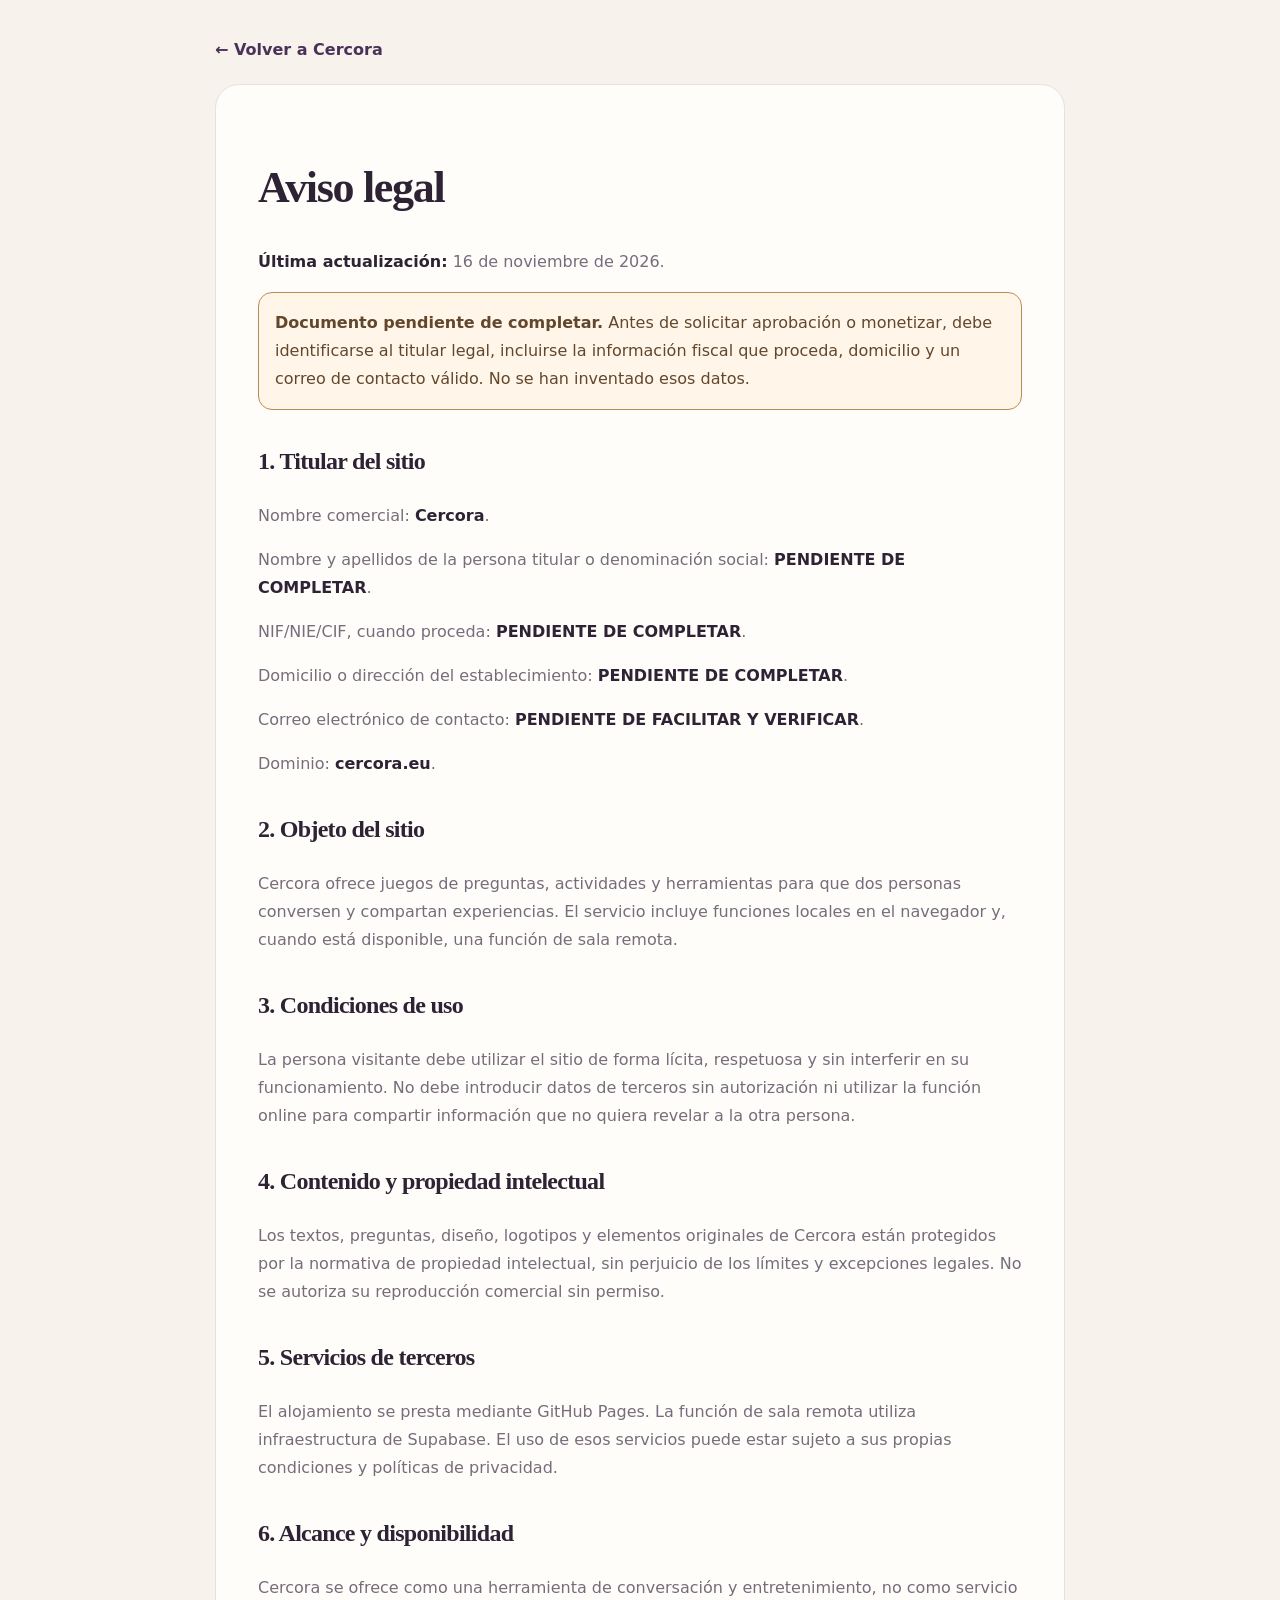
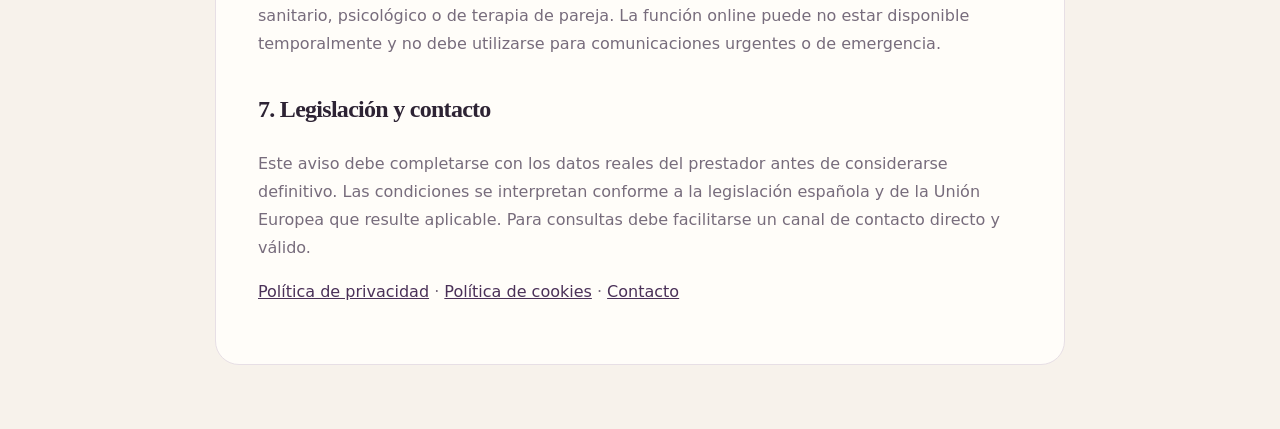
<file: aviso-legal.html>
<!doctype html>
<html lang="es">
<head>
<meta charset="utf-8"><meta name="viewport" content="width=device-width,initial-scale=1">
<title>Aviso legal | Cercora</title>
<meta name="description" content="Aviso legal e información sobre la titularidad y condiciones de uso de Cercora.">
<meta name="robots" content="noindex,follow">
<link rel="canonical" href="https://cercora.eu/aviso-legal.html">
<style>
:root{color-scheme:light;--paper:#f7f2eb;--card:#fffdf9;--ink:#2d2334;--muted:#776c7c;--line:#e7dfe5;--plum:#4a3158;--rose:#dc7f7b}
*{box-sizing:border-box}body{margin:0;background:var(--paper);color:var(--ink);font:16px/1.75 Inter,system-ui,sans-serif}
main{width:min(850px,calc(100% - 32px));margin:0 auto;padding:36px 0 64px}article{background:var(--card);border:1px solid var(--line);border-radius:24px;padding:clamp(22px,5vw,42px)}
a{color:var(--plum)}h1,h2{font-family:Georgia,serif;letter-spacing:-.03em}h1{font-size:clamp(32px,5vw,44px);line-height:1.1}h2{margin-top:30px;font-size:24px}
p,li{color:var(--muted)}strong{color:var(--ink)}.back{display:inline-block;margin-bottom:20px;text-decoration:none;font-weight:700}
.notice{padding:16px;border:1px solid #bd8b51;background:#fff5e8;border-radius:14px;color:#62472d}.notice strong{color:#62472d}
</style></head><body><main>
<a class="back" href="./index.html">← Volver a Cercora</a>
<article>
<h1>Aviso legal</h1>
<p><strong>Última actualización:</strong> 16 de noviembre de 2026.</p>
<div class="notice"><strong>Documento pendiente de completar.</strong> Antes de solicitar aprobación o monetizar, debe identificarse al titular legal, incluirse la información fiscal que proceda, domicilio y un correo de contacto válido. No se han inventado esos datos.</div>
<h2>1. Titular del sitio</h2>
<p>Nombre comercial: <strong>Cercora</strong>.</p>
<p>Nombre y apellidos de la persona titular o denominación social: <strong>PENDIENTE DE COMPLETAR</strong>.</p>
<p>NIF/NIE/CIF, cuando proceda: <strong>PENDIENTE DE COMPLETAR</strong>.</p>
<p>Domicilio o dirección del establecimiento: <strong>PENDIENTE DE COMPLETAR</strong>.</p>
<p>Correo electrónico de contacto: <strong>PENDIENTE DE FACILITAR Y VERIFICAR</strong>.</p>
<p>Dominio: <strong>cercora.eu</strong>.</p>
<h2>2. Objeto del sitio</h2>
<p>Cercora ofrece juegos de preguntas, actividades y herramientas para que dos personas conversen y compartan experiencias. El servicio incluye funciones locales en el navegador y, cuando está disponible, una función de sala remota.</p>
<h2>3. Condiciones de uso</h2>
<p>La persona visitante debe utilizar el sitio de forma lícita, respetuosa y sin interferir en su funcionamiento. No debe introducir datos de terceros sin autorización ni utilizar la función online para compartir información que no quiera revelar a la otra persona.</p>
<h2>4. Contenido y propiedad intelectual</h2>
<p>Los textos, preguntas, diseño, logotipos y elementos originales de Cercora están protegidos por la normativa de propiedad intelectual, sin perjuicio de los límites y excepciones legales. No se autoriza su reproducción comercial sin permiso.</p>
<h2>5. Servicios de terceros</h2>
<p>El alojamiento se presta mediante GitHub Pages. La función de sala remota utiliza infraestructura de Supabase. El uso de esos servicios puede estar sujeto a sus propias condiciones y políticas de privacidad.</p>
<h2>6. Alcance y disponibilidad</h2>
<p>Cercora se ofrece como una herramienta de conversación y entretenimiento, no como servicio sanitario, psicológico o de terapia de pareja. La función online puede no estar disponible temporalmente y no debe utilizarse para comunicaciones urgentes o de emergencia.</p>
<h2>7. Legislación y contacto</h2>
<p>Este aviso debe completarse con los datos reales del prestador antes de considerarse definitivo. Las condiciones se interpretan conforme a la legislación española y de la Unión Europea que resulte aplicable. Para consultas debe facilitarse un canal de contacto directo y válido.</p>
<p><a href="./privacidad.html">Política de privacidad</a> · <a href="./cookies.html">Política de cookies</a> · <a href="./contacto.html">Contacto</a></p>
</article></main></body></html>
</file>
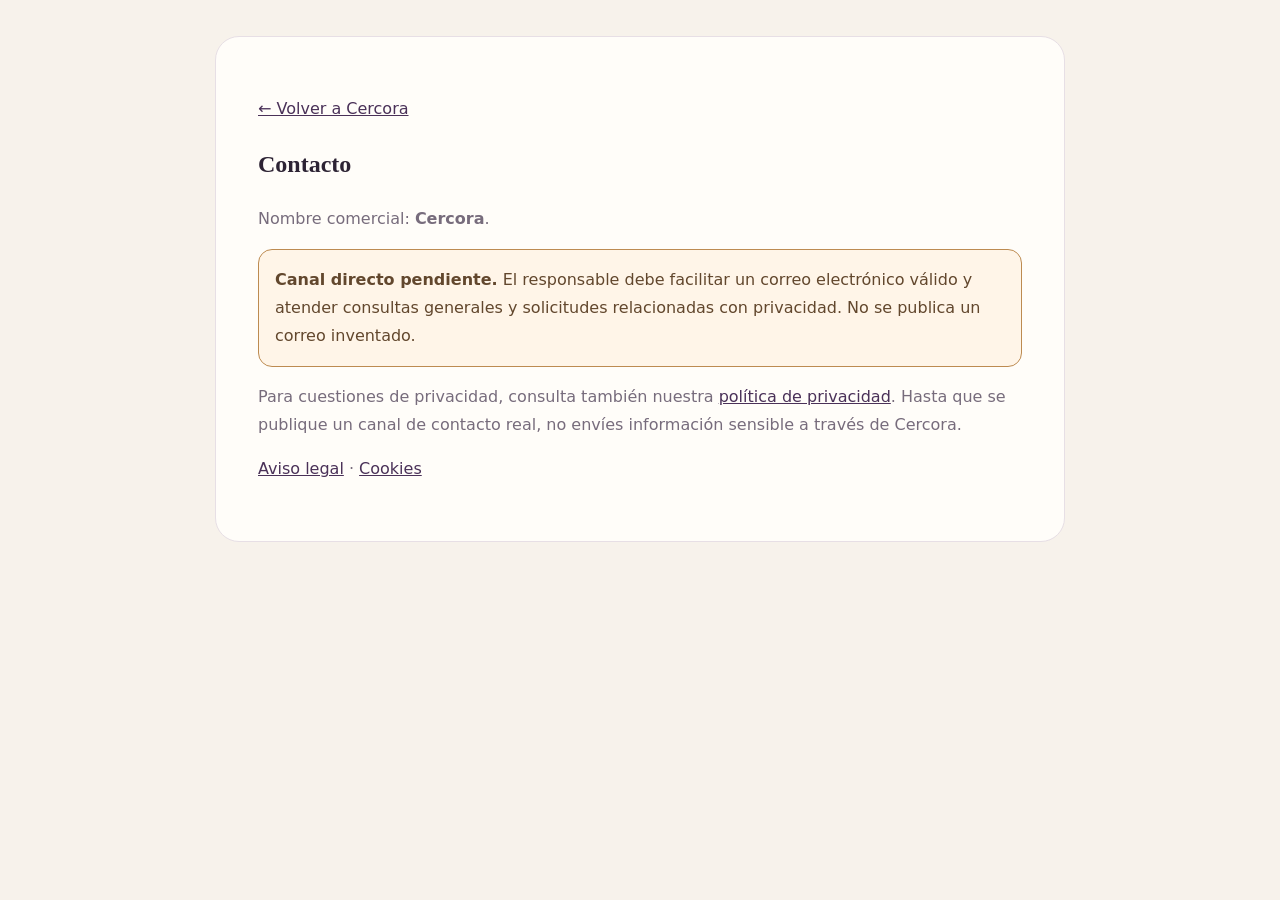
<file: contacto.html>
<!doctype html>
<html lang="es">
<head>
<meta charset="utf-8"><meta name="viewport" content="width=device-width,initial-scale=1">
<title>Contacto | Cercora</title><meta name="description" content="Información de contacto de Cercora.">
<meta name="robots" content="noindex,follow"><link rel="canonical" href="https://cercora.eu/contacto.html">
<style>
:root{color-scheme:light;--paper:#f7f2eb;--card:#fffdf9;--ink:#2d2334;--muted:#776c7c;--line:#e7dfe5;--plum:#4a3158}
*{box-sizing:border-box}body{margin:0;background:var(--paper);color:var(--ink);font:16px/1.75 Inter,system-ui,sans-serif}main{width:min(850px,calc(100% - 32px));margin:0 auto;padding:36px 0 64px}article{background:var(--card);border:1px solid var(--line);border-radius:24px;padding:clamp(22px,5vw,42px)}a{color:var(--plum)}h1,h2{font-family:Georgia,serif}p{color:var(--muted)}.notice{padding:16px;border:1px solid #bd8b51;background:#fff5e8;border-radius:14px;color:#62472d}
</style></head><body><main><article>
<p><a href="./index.html">← Volver a Cercora</a></p><h1>Contacto</h1>
<p>Nombre comercial: <strong>Cercora</strong>.</p>
<div class="notice"><strong>Canal directo pendiente.</strong> El responsable debe facilitar un correo electrónico válido y atender consultas generales y solicitudes relacionadas con privacidad. No se publica un correo inventado.</div>
<p>Para cuestiones de privacidad, consulta también nuestra <a href="./privacidad.html">política de privacidad</a>. Hasta que se publique un canal de contacto real, no envíes información sensible a través de Cercora.</p>
<p><a href="./aviso-legal.html">Aviso legal</a> · <a href="./cookies.html">Cookies</a></p>
</article></main></body></html>
</file>
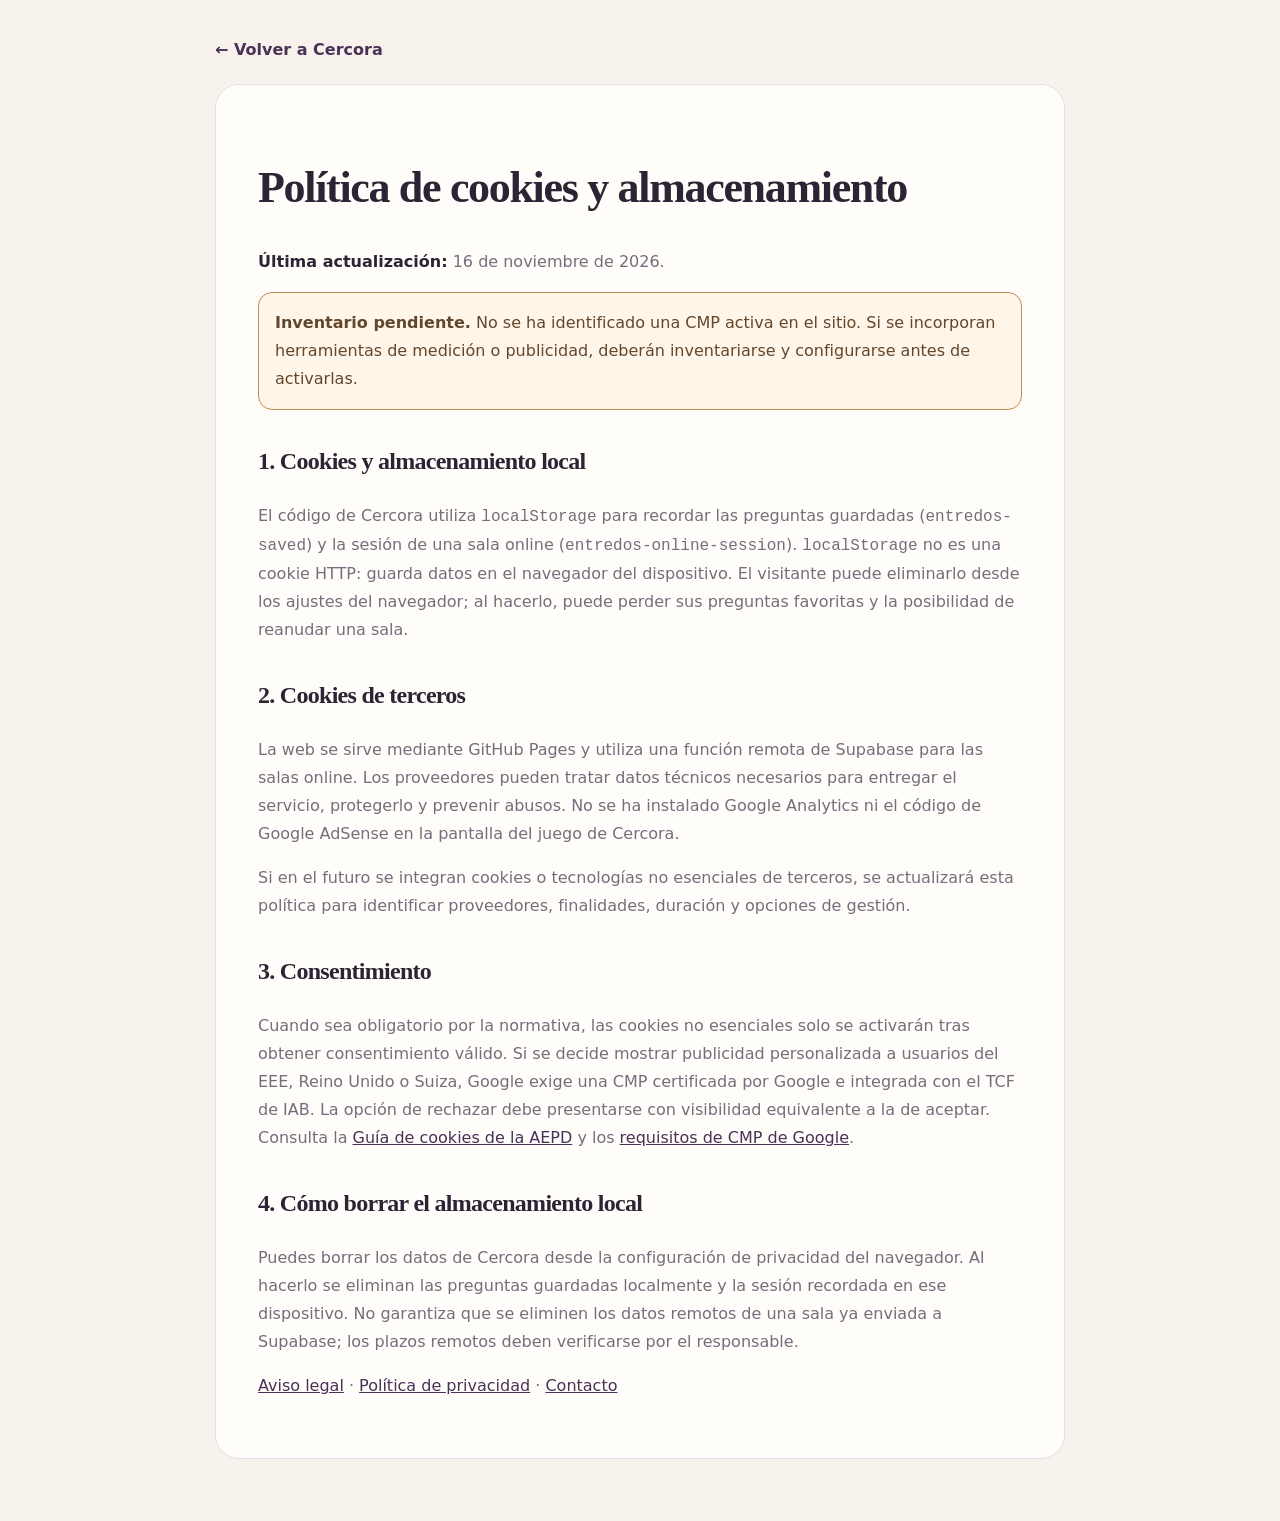
<file: cookies.html>
<!doctype html>
<html lang="es">
<head>
<meta charset="utf-8"><meta name="viewport" content="width=device-width,initial-scale=1">
<title>Política de cookies | Cercora</title>
<meta name="description" content="Información sobre cookies y almacenamiento local en Cercora.">
<meta name="robots" content="noindex,follow">
<link rel="canonical" href="https://cercora.eu/cookies.html">
<style>
:root{color-scheme:light;--paper:#f7f2eb;--card:#fffdf9;--ink:#2d2334;--muted:#776c7c;--line:#e7dfe5;--plum:#4a3158}
*{box-sizing:border-box}body{margin:0;background:var(--paper);color:var(--ink);font:16px/1.75 Inter,system-ui,sans-serif}
main{width:min(850px,calc(100% - 32px));margin:0 auto;padding:36px 0 64px}article{background:var(--card);border:1px solid var(--line);border-radius:24px;padding:clamp(22px,5vw,42px)}
a{color:var(--plum)}h1,h2{font-family:Georgia,serif;letter-spacing:-.03em}h1{font-size:clamp(32px,5vw,44px);line-height:1.1}h2{margin-top:30px;font-size:24px}
p,li{color:var(--muted)}strong{color:var(--ink)}.back{display:inline-block;margin-bottom:20px;text-decoration:none;font-weight:700}
.notice{padding:16px;border:1px solid #bd8b51;background:#fff5e8;border-radius:14px;color:#62472d}.notice strong{color:#62472d}
</style></head><body><main>
<a class="back" href="./index.html">← Volver a Cercora</a>
<article>
<h1>Política de cookies y almacenamiento</h1>
<p><strong>Última actualización:</strong> 16 de noviembre de 2026.</p>
<div class="notice"><strong>Inventario pendiente.</strong> No se ha identificado una CMP activa en el sitio. Si se incorporan herramientas de medición o publicidad, deberán inventariarse y configurarse antes de activarlas.</div>
<h2>1. Cookies y almacenamiento local</h2>
<p>El código de Cercora utiliza <code>localStorage</code> para recordar las preguntas guardadas (<code>entredos-saved</code>) y la sesión de una sala online (<code>entredos-online-session</code>). <code>localStorage</code> no es una cookie HTTP: guarda datos en el navegador del dispositivo. El visitante puede eliminarlo desde los ajustes del navegador; al hacerlo, puede perder sus preguntas favoritas y la posibilidad de reanudar una sala.</p>
<h2>2. Cookies de terceros</h2>
<p>La web se sirve mediante GitHub Pages y utiliza una función remota de Supabase para las salas online. Los proveedores pueden tratar datos técnicos necesarios para entregar el servicio, protegerlo y prevenir abusos. No se ha instalado Google Analytics ni el código de Google AdSense en la pantalla del juego de Cercora.</p>
<p>Si en el futuro se integran cookies o tecnologías no esenciales de terceros, se actualizará esta política para identificar proveedores, finalidades, duración y opciones de gestión.</p>
<h2>3. Consentimiento</h2>
<p>Cuando sea obligatorio por la normativa, las cookies no esenciales solo se activarán tras obtener consentimiento válido. Si se decide mostrar publicidad personalizada a usuarios del EEE, Reino Unido o Suiza, Google exige una CMP certificada por Google e integrada con el TCF de IAB. La opción de rechazar debe presentarse con visibilidad equivalente a la de aceptar. Consulta la <a href="https://www.aepd.es/guias/guia-cookies.pdf" target="_blank" rel="noopener noreferrer">Guía de cookies de la AEPD</a> y los <a href="https://support.google.com/adsense/answer/13554116?hl=es" target="_blank" rel="noopener noreferrer">requisitos de CMP de Google</a>.</p>
<h2>4. Cómo borrar el almacenamiento local</h2>
<p>Puedes borrar los datos de Cercora desde la configuración de privacidad del navegador. Al hacerlo se eliminan las preguntas guardadas localmente y la sesión recordada en ese dispositivo. No garantiza que se eliminen los datos remotos de una sala ya enviada a Supabase; los plazos remotos deben verificarse por el responsable.</p>
<p><a href="./aviso-legal.html">Aviso legal</a> · <a href="./privacidad.html">Política de privacidad</a> · <a href="./contacto.html">Contacto</a></p>
</article></main></body></html>
</file>
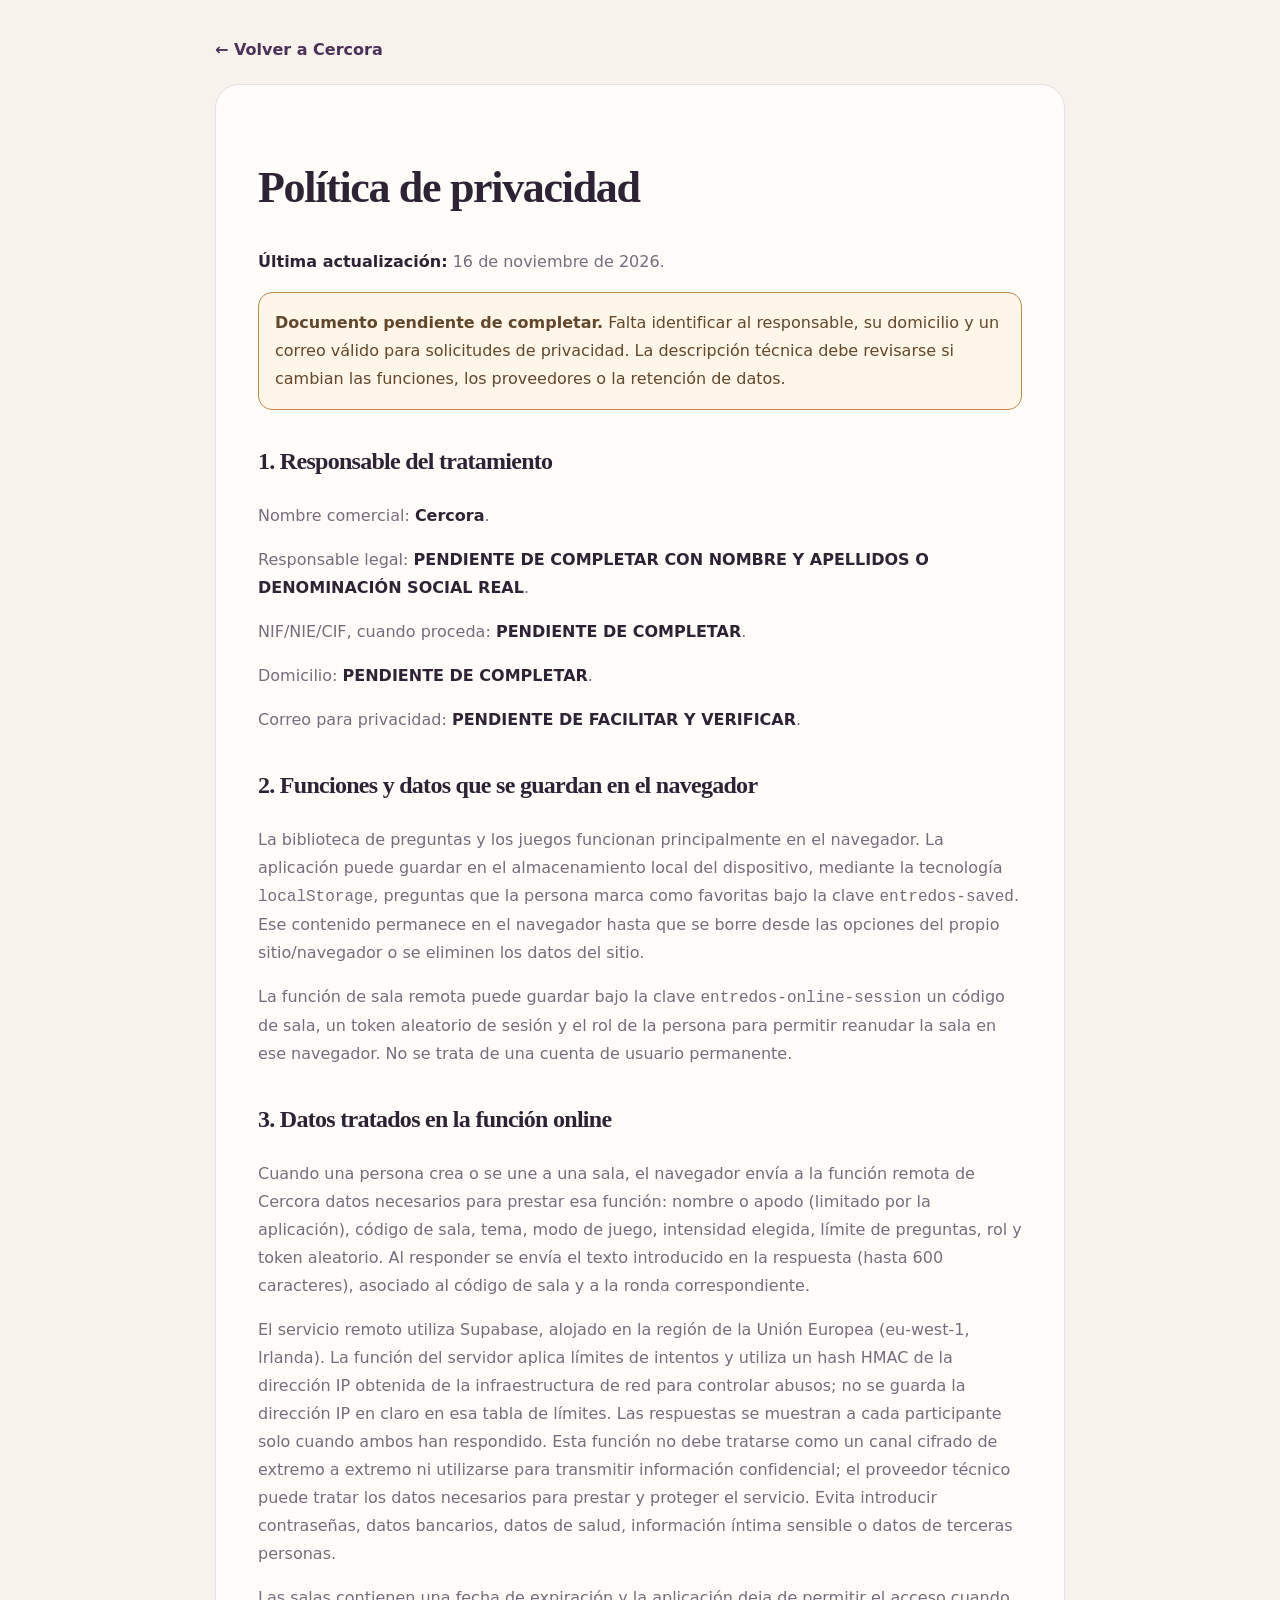
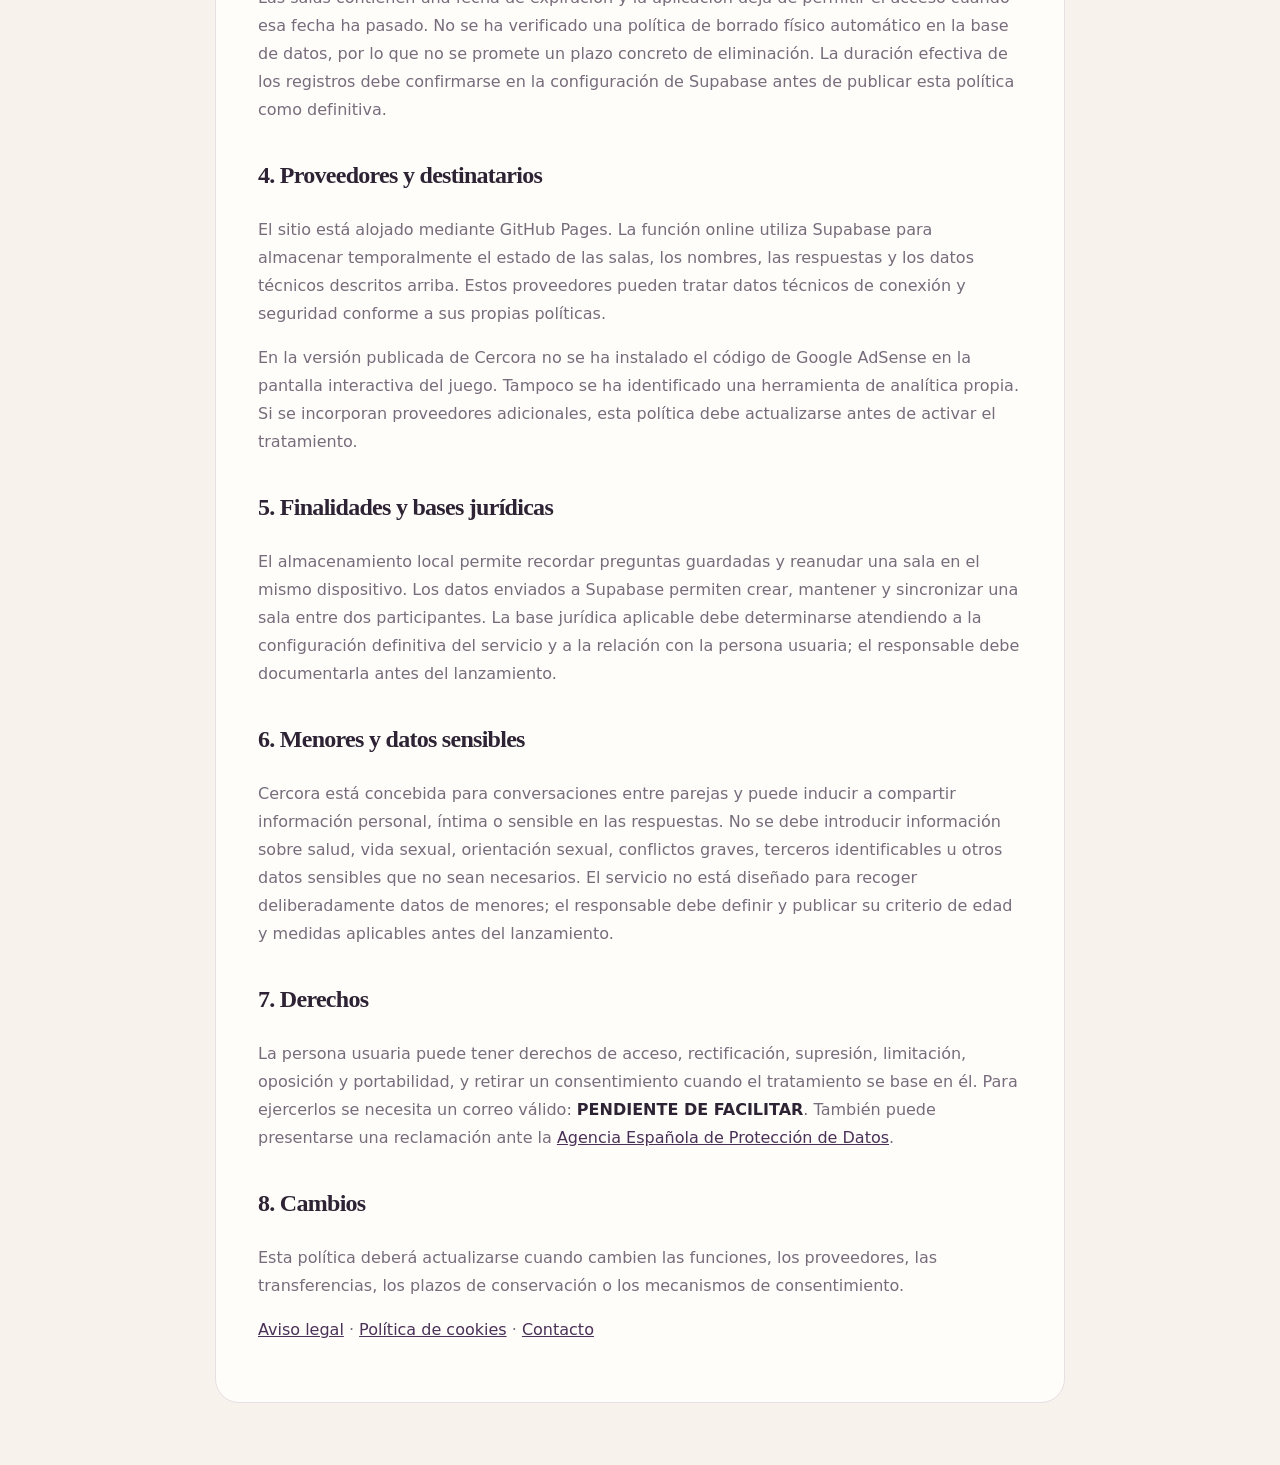
<file: privacidad.html>
<!doctype html>
<html lang="es">
<head>
<meta charset="utf-8"><meta name="viewport" content="width=device-width,initial-scale=1">
<title>Política de privacidad | Cercora</title>
<meta name="description" content="Información sobre los datos tratados al utilizar los juegos y la función online de Cercora.">
<meta name="robots" content="noindex,follow">
<link rel="canonical" href="https://cercora.eu/privacidad.html">
<style>
:root{color-scheme:light;--paper:#f7f2eb;--card:#fffdf9;--ink:#2d2334;--muted:#776c7c;--line:#e7dfe5;--plum:#4a3158}
*{box-sizing:border-box}body{margin:0;background:var(--paper);color:var(--ink);font:16px/1.75 Inter,system-ui,sans-serif}
main{width:min(850px,calc(100% - 32px));margin:0 auto;padding:36px 0 64px}article{background:var(--card);border:1px solid var(--line);border-radius:24px;padding:clamp(22px,5vw,42px)}
a{color:var(--plum)}h1,h2{font-family:Georgia,serif;letter-spacing:-.03em}h1{font-size:clamp(32px,5vw,44px);line-height:1.1}h2{margin-top:30px;font-size:24px}
p,li{color:var(--muted)}strong{color:var(--ink)}.back{display:inline-block;margin-bottom:20px;text-decoration:none;font-weight:700}
.notice{padding:16px;border:1px solid #bd8b51;background:#fff5e8;border-radius:14px;color:#62472d}.notice strong{color:#62472d}
</style></head><body><main>
<a class="back" href="./index.html">← Volver a Cercora</a>
<article>
<h1>Política de privacidad</h1>
<p><strong>Última actualización:</strong> 16 de noviembre de 2026.</p>
<div class="notice"><strong>Documento pendiente de completar.</strong> Falta identificar al responsable, su domicilio y un correo válido para solicitudes de privacidad. La descripción técnica debe revisarse si cambian las funciones, los proveedores o la retención de datos.</div>
<h2>1. Responsable del tratamiento</h2>
<p>Nombre comercial: <strong>Cercora</strong>.</p>
<p>Responsable legal: <strong>PENDIENTE DE COMPLETAR CON NOMBRE Y APELLIDOS O DENOMINACIÓN SOCIAL REAL</strong>.</p>
<p>NIF/NIE/CIF, cuando proceda: <strong>PENDIENTE DE COMPLETAR</strong>.</p>
<p>Domicilio: <strong>PENDIENTE DE COMPLETAR</strong>.</p>
<p>Correo para privacidad: <strong>PENDIENTE DE FACILITAR Y VERIFICAR</strong>.</p>
<h2>2. Funciones y datos que se guardan en el navegador</h2>
<p>La biblioteca de preguntas y los juegos funcionan principalmente en el navegador. La aplicación puede guardar en el almacenamiento local del dispositivo, mediante la tecnología <code>localStorage</code>, preguntas que la persona marca como favoritas bajo la clave <code>entredos-saved</code>. Ese contenido permanece en el navegador hasta que se borre desde las opciones del propio sitio/navegador o se eliminen los datos del sitio.</p>
<p>La función de sala remota puede guardar bajo la clave <code>entredos-online-session</code> un código de sala, un token aleatorio de sesión y el rol de la persona para permitir reanudar la sala en ese navegador. No se trata de una cuenta de usuario permanente.</p>
<h2>3. Datos tratados en la función online</h2>
<p>Cuando una persona crea o se une a una sala, el navegador envía a la función remota de Cercora datos necesarios para prestar esa función: nombre o apodo (limitado por la aplicación), código de sala, tema, modo de juego, intensidad elegida, límite de preguntas, rol y token aleatorio. Al responder se envía el texto introducido en la respuesta (hasta 600 caracteres), asociado al código de sala y a la ronda correspondiente.</p>
<p>El servicio remoto utiliza Supabase, alojado en la región de la Unión Europea (eu-west-1, Irlanda). La función del servidor aplica límites de intentos y utiliza un hash HMAC de la dirección IP obtenida de la infraestructura de red para controlar abusos; no se guarda la dirección IP en claro en esa tabla de límites. Las respuestas se muestran a cada participante solo cuando ambos han respondido. Esta función no debe tratarse como un canal cifrado de extremo a extremo ni utilizarse para transmitir información confidencial; el proveedor técnico puede tratar los datos necesarios para prestar y proteger el servicio. Evita introducir contraseñas, datos bancarios, datos de salud, información íntima sensible o datos de terceras personas.</p>
<p>Las salas contienen una fecha de expiración y la aplicación deja de permitir el acceso cuando esa fecha ha pasado. No se ha verificado una política de borrado físico automático en la base de datos, por lo que no se promete un plazo concreto de eliminación. La duración efectiva de los registros debe confirmarse en la configuración de Supabase antes de publicar esta política como definitiva.</p>
<h2>4. Proveedores y destinatarios</h2>
<p>El sitio está alojado mediante GitHub Pages. La función online utiliza Supabase para almacenar temporalmente el estado de las salas, los nombres, las respuestas y los datos técnicos descritos arriba. Estos proveedores pueden tratar datos técnicos de conexión y seguridad conforme a sus propias políticas.</p>
<p>En la versión publicada de Cercora no se ha instalado el código de Google AdSense en la pantalla interactiva del juego. Tampoco se ha identificado una herramienta de analítica propia. Si se incorporan proveedores adicionales, esta política debe actualizarse antes de activar el tratamiento.</p>
<h2>5. Finalidades y bases jurídicas</h2>
<p>El almacenamiento local permite recordar preguntas guardadas y reanudar una sala en el mismo dispositivo. Los datos enviados a Supabase permiten crear, mantener y sincronizar una sala entre dos participantes. La base jurídica aplicable debe determinarse atendiendo a la configuración definitiva del servicio y a la relación con la persona usuaria; el responsable debe documentarla antes del lanzamiento.</p>
<h2>6. Menores y datos sensibles</h2>
<p>Cercora está concebida para conversaciones entre parejas y puede inducir a compartir información personal, íntima o sensible en las respuestas. No se debe introducir información sobre salud, vida sexual, orientación sexual, conflictos graves, terceros identificables u otros datos sensibles que no sean necesarios. El servicio no está diseñado para recoger deliberadamente datos de menores; el responsable debe definir y publicar su criterio de edad y medidas aplicables antes del lanzamiento.</p>
<h2>7. Derechos</h2>
<p>La persona usuaria puede tener derechos de acceso, rectificación, supresión, limitación, oposición y portabilidad, y retirar un consentimiento cuando el tratamiento se base en él. Para ejercerlos se necesita un correo válido: <strong>PENDIENTE DE FACILITAR</strong>. También puede presentarse una reclamación ante la <a href="https://www.aepd.es/" target="_blank" rel="noopener noreferrer">Agencia Española de Protección de Datos</a>.</p>
<h2>8. Cambios</h2>
<p>Esta política deberá actualizarse cuando cambien las funciones, los proveedores, las transferencias, los plazos de conservación o los mecanismos de consentimiento.</p>
<p><a href="./aviso-legal.html">Aviso legal</a> · <a href="./cookies.html">Política de cookies</a> · <a href="./contacto.html">Contacto</a></p>
</article></main></body></html>
</file>
